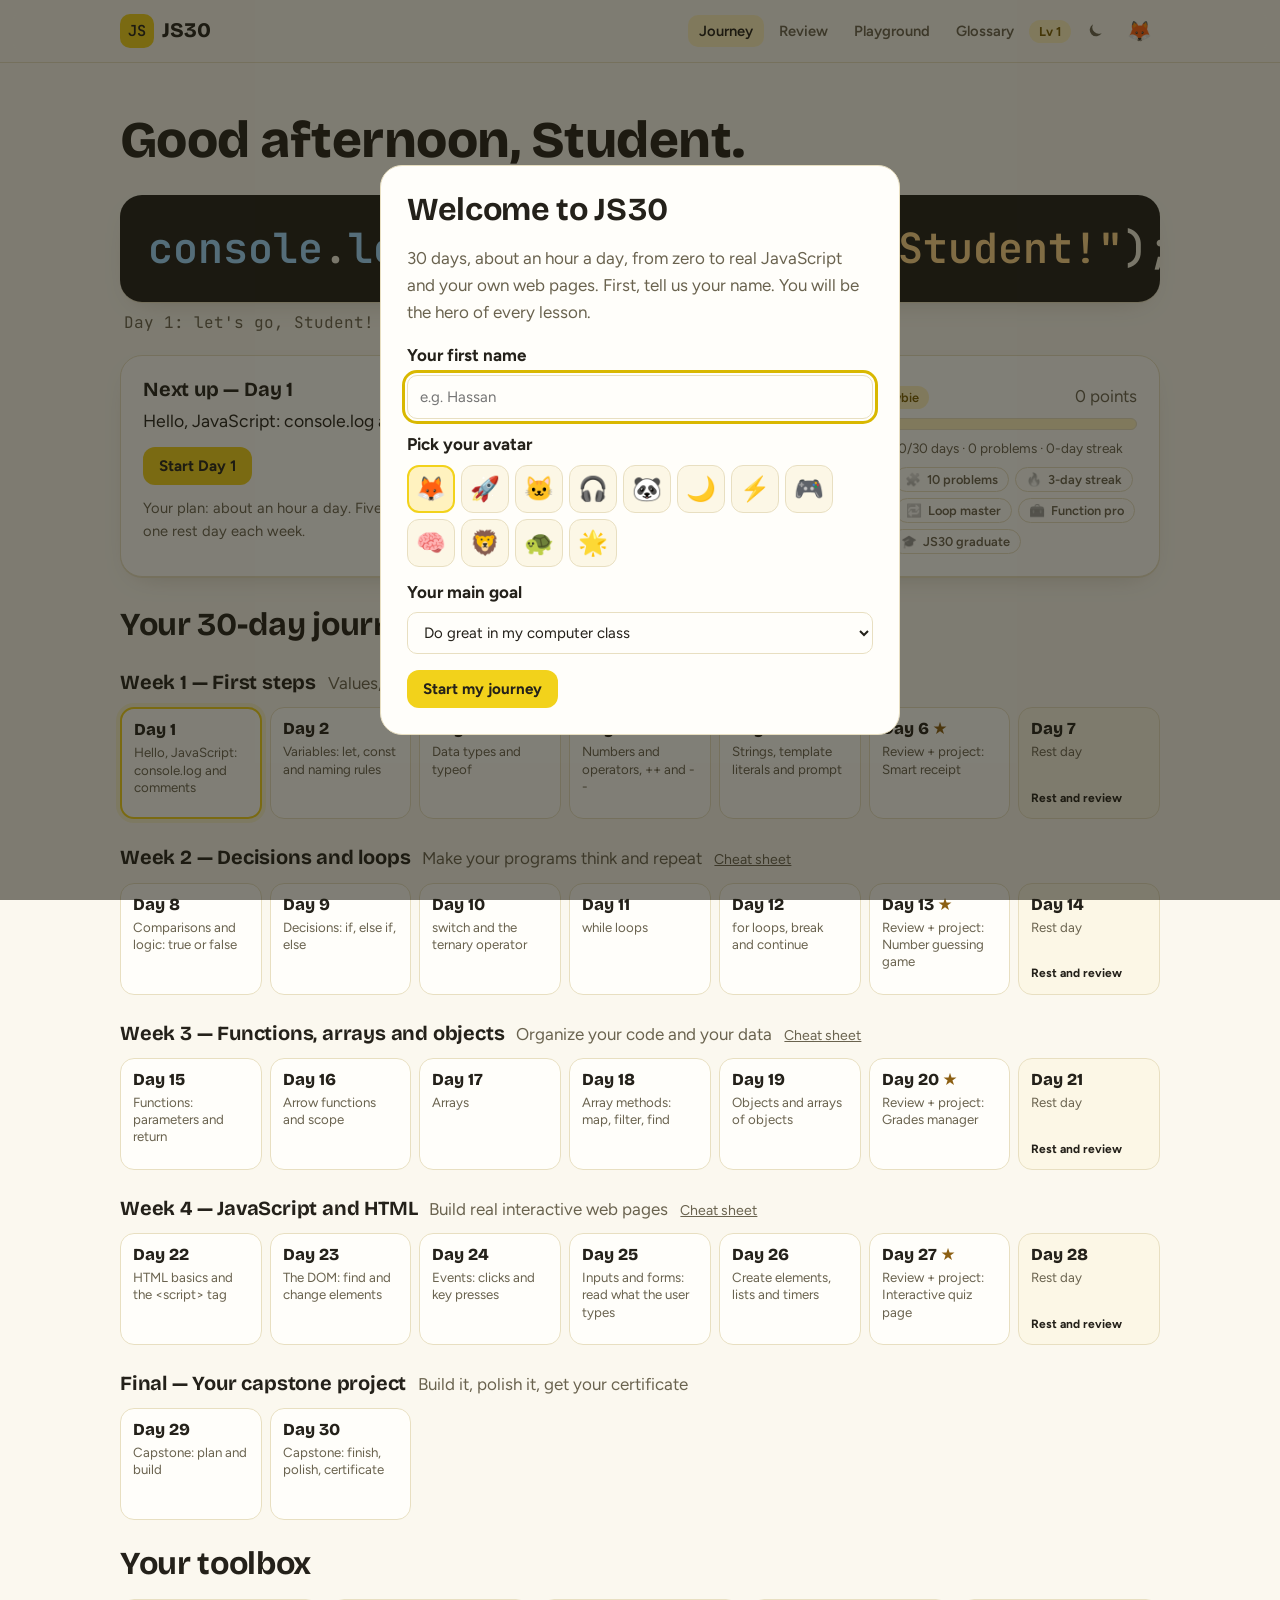
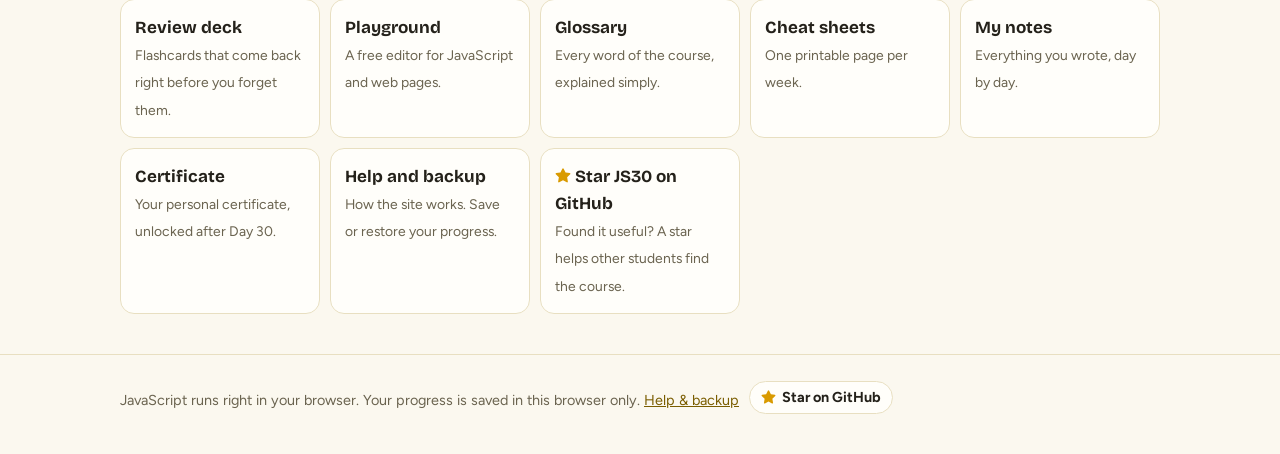
<file: index.html>
<!doctype html>
<html lang="en">
<head>
<meta charset="utf-8">
<meta name="viewport" content="width=device-width, initial-scale=1">
<title>JS30 — Learn JavaScript in 30 days</title>
<meta name="description" content="A free 30-day JavaScript course for beginners. Everything runs in your browser.">
<link rel="icon" href="data:image/svg+xml,<svg xmlns=%22http://www.w3.org/2000/svg%22 viewBox=%220 0 100 100%22><rect width=%22100%22 height=%22100%22 rx=%2224%22 fill=%22%23F2D21B%22/><text x=%2250%22 y=%2266%22 font-size=%2246%22 font-weight=%22700%22 text-anchor=%22middle%22 fill=%22%2324211A%22 font-family=%22monospace%22>JS</text></svg>">
<link rel="stylesheet" href="assets/vendor/codemirror/codemirror.css">
<link rel="stylesheet" href="assets/css/style.css">
<script src="js/app.js"></script>
</head>
<body>
<main class="wrap">
  <section class="hero" id="hero"></section>
  <section id="map"></section>
  <section>
    <h2>Your toolbox</h2>
    <div class="tools">
      <a class="tool" href="review.html"><b>Review deck</b><span>Flashcards that come back right before you forget them.</span></a>
      <a class="tool" href="playground.html"><b>Playground</b><span>A free editor for JavaScript and web pages.</span></a>
      <a class="tool" href="glossary.html"><b>Glossary</b><span>Every word of the course, explained simply.</span></a>
      <a class="tool" href="cheatsheet.html?week=1"><b>Cheat sheets</b><span>One printable page per week.</span></a>
      <a class="tool" href="notes.html"><b>My notes</b><span>Everything you wrote, day by day.</span></a>
      <a class="tool" href="certificate.html"><b>Certificate</b><span>Your personal certificate, unlocked after Day 30.</span></a>
      <a class="tool" href="setup.html"><b>Help and backup</b><span>How the site works. Save or restore your progress.</span></a>
      <a class="tool tool-star" href="https://github.com/dromaia/JavaScript" target="_blank" rel="noopener"><b><svg aria-hidden="true" viewBox="0 0 16 16" width="16" height="16"><path fill="currentColor" d="M8 .25a.75.75 0 0 1 .673.418l1.882 3.815 4.21.612a.75.75 0 0 1 .416 1.279l-3.046 2.97.719 4.192a.751.751 0 0 1-1.088.791L8 12.347l-3.766 1.98a.75.75 0 0 1-1.088-.79l.72-4.194L.818 6.374a.75.75 0 0 1 .416-1.28l4.21-.611L7.327.668A.75.75 0 0 1 8 .25Z"/></svg> Star JS30 on GitHub</b><span>Found it useful? A star helps other students find the course.</span></a>
    </div>
  </section>
</main>
<script src="js/curriculum.js"></script>
<script>
JS30.renderTopbar("home"); JS30.requireProfile();
(function(){
  const st = JS30.state, p = st.profile || {name:"Student"}, esc = JS30.esc;
  const C = CURRICULUM;
  const doneDays = C.days.filter(d => st.days[d.d] && st.days[d.d].done).map(d => d.d);
  const current = (C.days.find(d => !(st.days[d.d] && st.days[d.d].done)) || C.days[29]);
  const finished = !!(st.days[30] && st.days[30].done);
  const solved = Object.values(st.days).reduce((a, d) => a + Object.keys(d.ex || {}).length, 0);
  const streak = st.streak && (st.streak.last === JS30.today() || st.streak.last === JS30.addDays(JS30.today(), -1)) ? st.streak.count : 0;
  const xp = JS30.xp(), lv = JS30.level(xp);
  const hour = new Date().getHours();
  const greet = hour < 12 ? "Good morning" : hour < 18 ? "Good afternoon" : "Good evening";
  const msg = finished ? "I did it" : "Day " + current.d + ": let's go";
  document.getElementById("hero").innerHTML = `
    <h1>${greet}, ${esc(p.name)}.</h1>
    <div class="hero-line" aria-label="JavaScript code greeting you"><span class="k">console</span><span class="p">.</span><span class="k">log</span><span class="p">(</span><span class="s">"${esc(msg)}, ${esc(p.name)}!"</span><span class="p">);</span><span class="caret" aria-hidden="true"></span></div>
    <div class="hero-out">${esc(msg)}, ${esc(p.name)}!</div>
    <div class="hero-grid">
      <div class="panel">
        <h3 style="margin-bottom:6px">${finished ? "You finished JS30! 🎓" : "Next up — Day " + current.d}</h3>
        <p style="font-size:1.1rem;margin-bottom:12px">${finished ? "All 30 days done. Your certificate is ready." : esc(current.title)}</p>
        ${finished ? `<a class="btn btn-primary" href="certificate.html">🎓 View my certificate</a> <a class="btn btn-soft" href="review.html">Keep reviewing</a>` : `<a class="btn btn-primary" href="lesson.html?day=${current.d}">${st.days[current.d] && st.days[current.d].visited ? "Continue" : "Start"} Day ${current.d}</a>`}
        <p class="muted" style="margin:12px 0 0;font-size:.92rem">Your plan: about an hour a day. Five lesson days, one review-and-project day and one rest day each week.</p>
      </div>
      <div class="panel xp-card" aria-label="Your points">
        <div class="xp-top"><span class="lv">Level ${lv.n}</span><span class="chip">${esc(lv.name)}</span><span class="muted" style="margin-left:auto">${xp} points</span></div>
        <div class="xp-bar" role="progressbar" aria-valuemin="0" aria-valuemax="100" aria-valuenow="${lv.pct}" aria-label="Progress to the next level"><span style="width:${lv.pct}%"></span></div>
        <div class="muted" style="font-size:.85rem">${lv.to - xp} points to level ${lv.n + 1} · ${doneDays.length}/30 days · ${solved} problems · ${streak}-day streak</div>
        <div class="badges">${JS30.badges().map(b => `<span class="bdg ${b.got ? "got" : ""}" title="${esc(b.how)}"><span class="bi" aria-hidden="true">${b.icon}</span>${esc(b.name)}</span>`).join("")}</div>
      </div>
    </div>`;
  const map = document.getElementById("map");
  map.innerHTML = `<h2>Your 30-day journey</h2>` + C.weeks.map(w => {
    const days = C.days.filter(d => d.w === w.n);
    return `<div class="week"><div class="week-head"><h3>${esc(w.title)}</h3><span class="muted">${esc(w.sub)}</span>${w.n <= 4 ? `<a class="muted" href="cheatsheet.html?week=${w.n}" style="font-size:.88rem">Cheat sheet</a>` : ""}</div>
      <div class="days">${days.map(d => {
        const ds = st.days[d.d] || {};
        const cls = ["day", d.type, ds.done ? "done" : "", d.d === current.d ? "current" : "", d.ready ? "" : "soon"].join(" ");
        const status = ds.done ? "✓ Done" : !d.ready ? "Soon" : d.type === "rest" ? "Rest and review" : ds.visited ? "In progress" : "";
        return `<a class="${cls}" href="lesson.html?day=${d.d}"><span class="dn">Day ${d.d}</span><span class="dt">${esc(d.title)}</span><span class="ds">${status}</span></a>`;
      }).join("")}</div></div>`;
  }).join("");
})();
JS30.renderFooter();
</script>
</body></html>
</file>
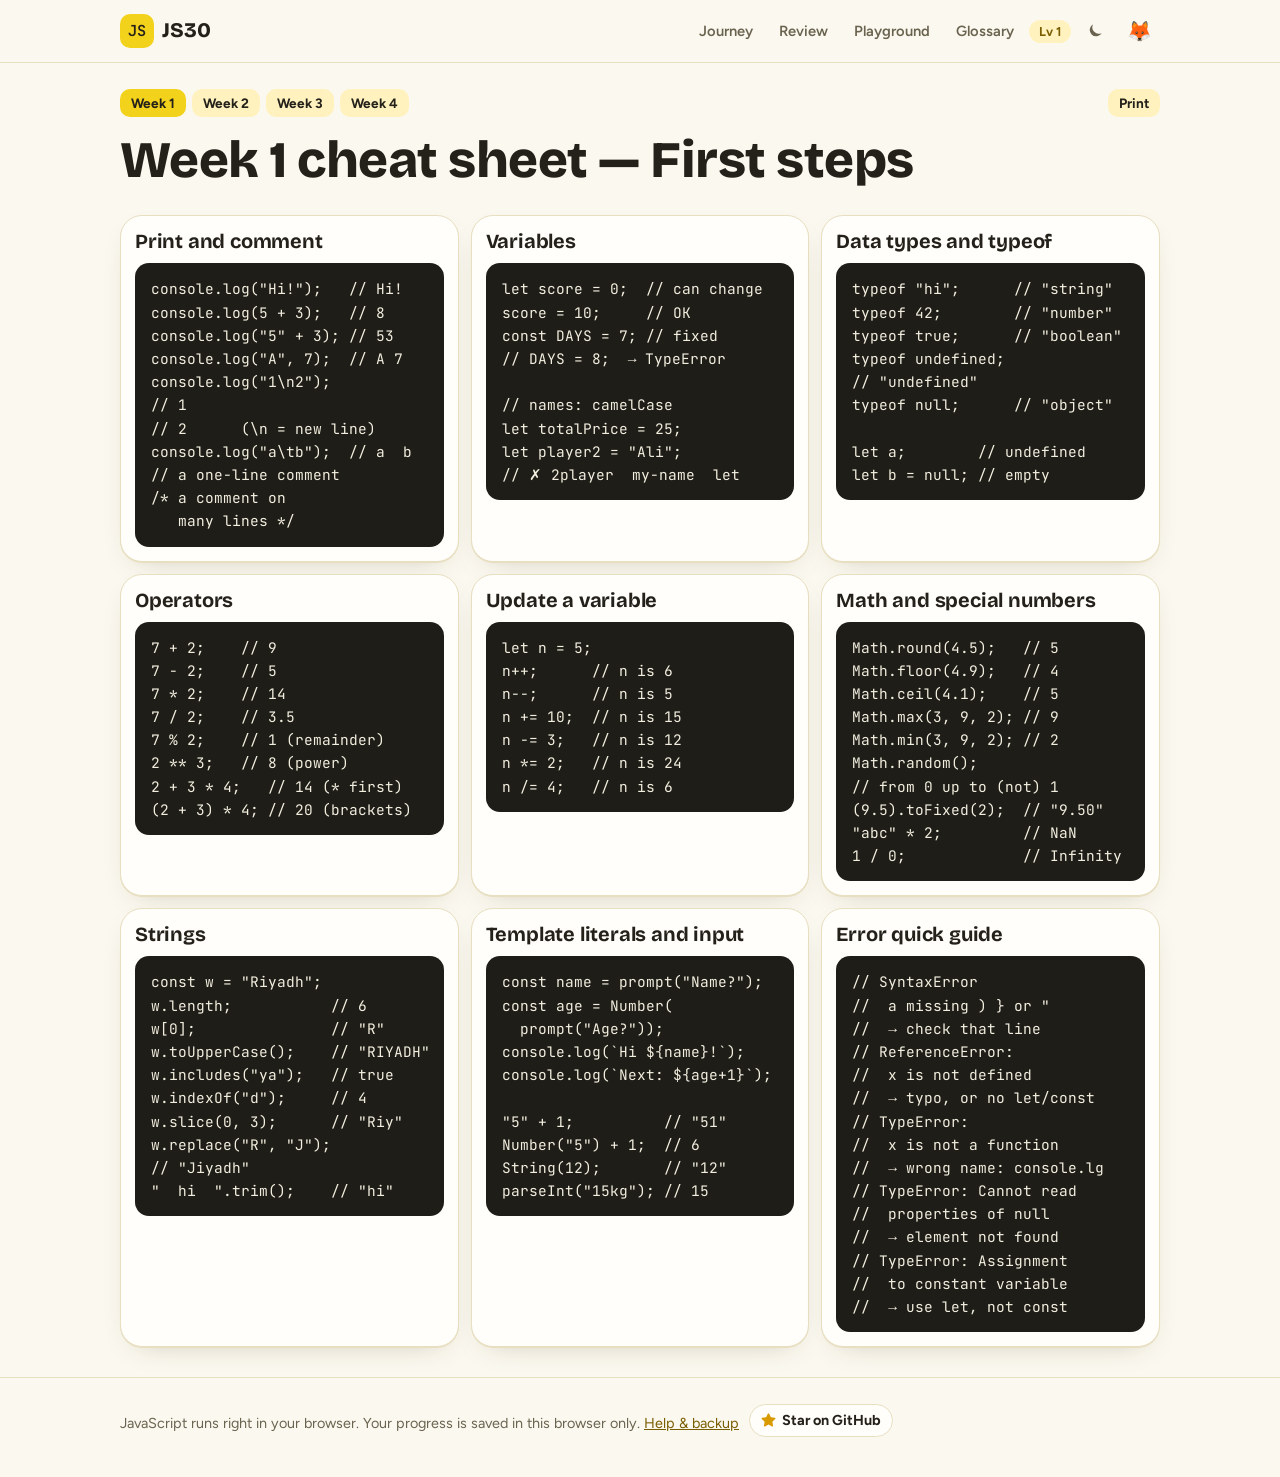
<file: cheatsheet.html>
<!doctype html>
<html lang="en">
<head>
<meta charset="utf-8">
<meta name="viewport" content="width=device-width, initial-scale=1">
<title>Cheat sheet — JS30</title>
<meta name="description" content="A free 30-day JavaScript course for beginners. Everything runs in your browser.">
<link rel="icon" href="data:image/svg+xml,<svg xmlns=%22http://www.w3.org/2000/svg%22 viewBox=%220 0 100 100%22><rect width=%22100%22 height=%22100%22 rx=%2224%22 fill=%22%23F2D21B%22/><text x=%2250%22 y=%2266%22 font-size=%2246%22 font-weight=%22700%22 text-anchor=%22middle%22 fill=%22%2324211A%22 font-family=%22monospace%22>JS</text></svg>">
<link rel="stylesheet" href="assets/vendor/codemirror/codemirror.css">
<link rel="stylesheet" href="assets/css/style.css">
<script src="js/app.js"></script>
</head>
<body>
<main class="wrap" style="padding-top:26px" id="cs"></main>
<script src="js/cheatsheets.js"></script>
<script>JS30.renderTopbar("cheat");
(function(){ const w = +(new URLSearchParams(location.search).get("week") || 1), esc = JS30.esc, el = document.getElementById("cs");
  const tabs = [1,2,3,4].map(k => CHEATSHEETS[k] ? `<a class="btn ${k===w?"btn-primary":"btn-soft"} btn-sm" href="?week=${k}">Week ${k}</a>` : `<span class="btn btn-ghost btn-sm" aria-disabled="true">Week ${k} (soon)</span>`).join(" ");
  const c = CHEATSHEETS[w];
  el.innerHTML = `<div class="no-print" style="display:flex;gap:6px;flex-wrap:wrap;margin-bottom:14px">${tabs}<button class="btn btn-soft btn-sm" style="margin-left:auto" onclick="print()">Print</button></div>` +
    (c ? `<h1>${esc(c.title)}</h1><div style="display:grid;grid-template-columns:repeat(auto-fit,minmax(300px,1fr));gap:12px">${c.blocks.map(b => `<div class="panel" style="padding:14px"><h3>${esc(b[0])}</h3><pre class="code-static" style="margin:0">${esc(b[1])}</pre></div>`).join("")}</div>` : `<h1>Coming soon</h1><p>This week's cheat sheet arrives with its lessons.</p>`);
})(); JS30.renderFooter();</script></body></html>
</file>
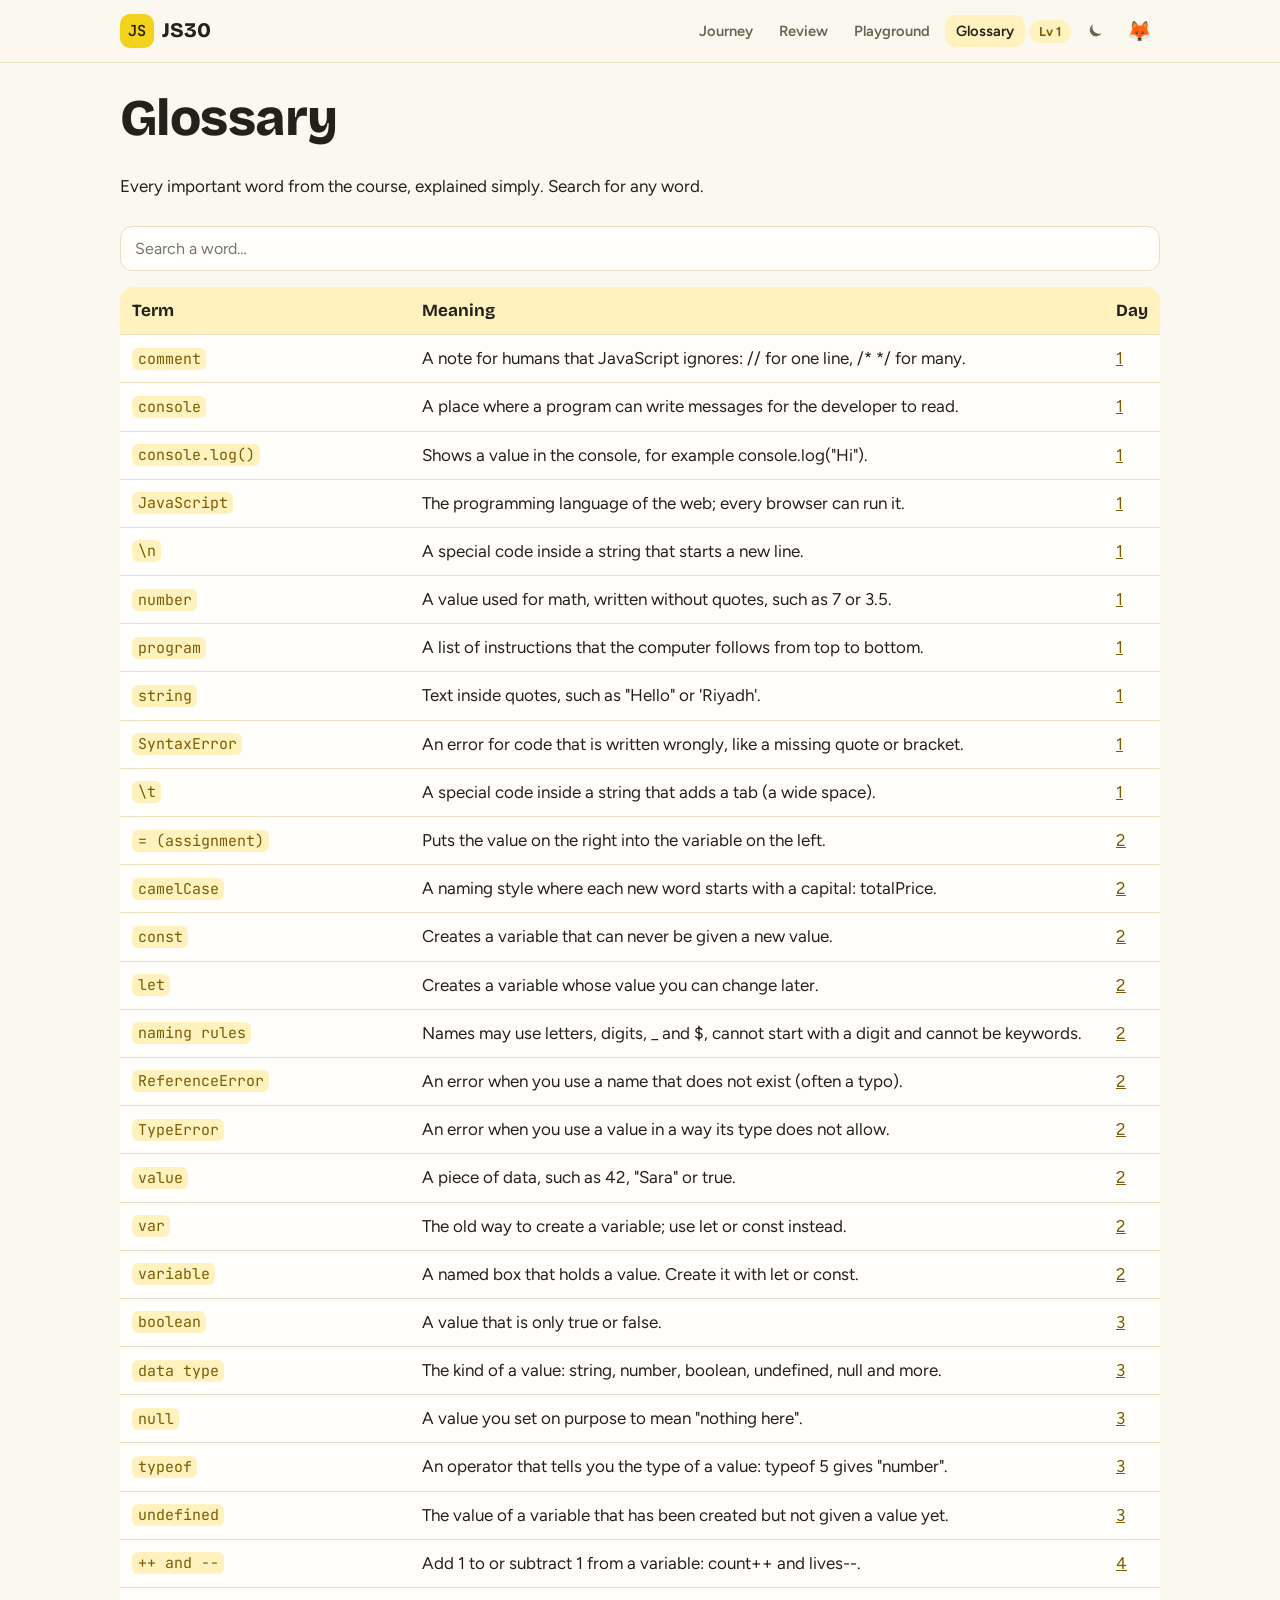
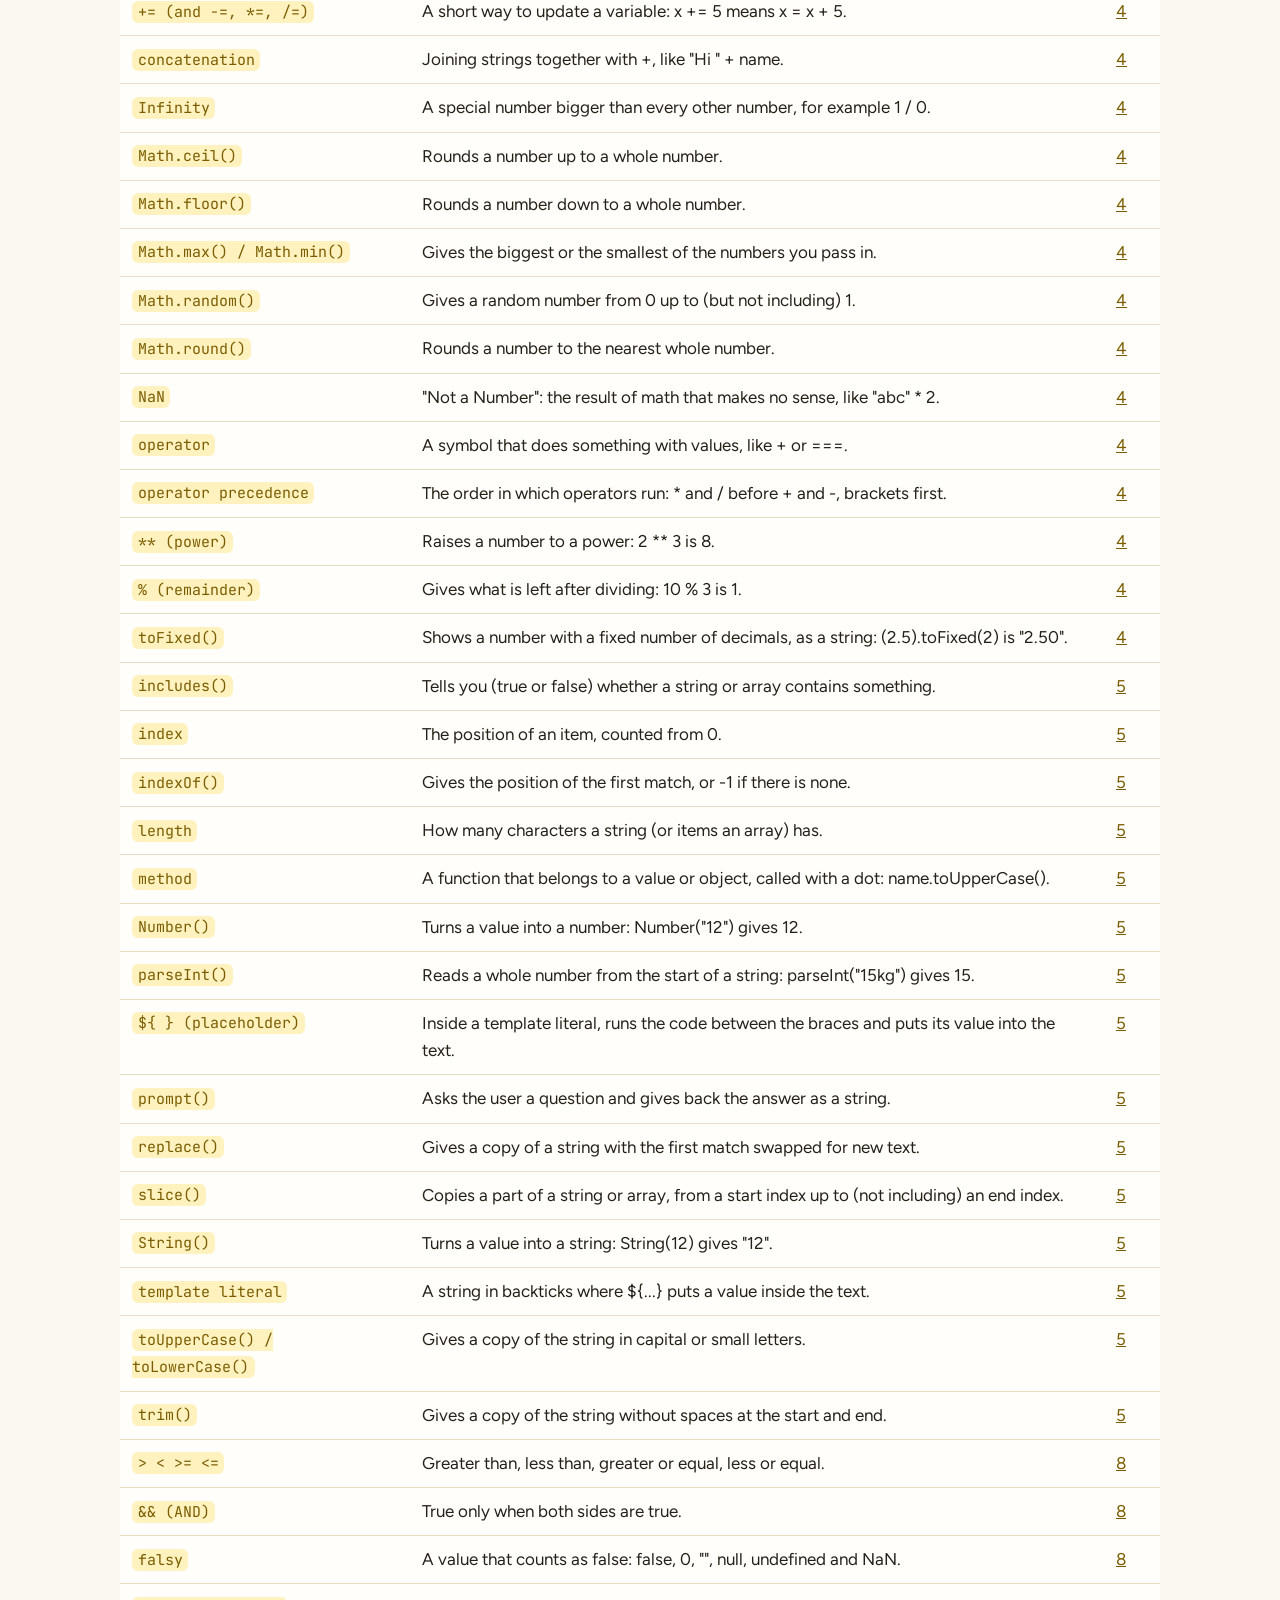
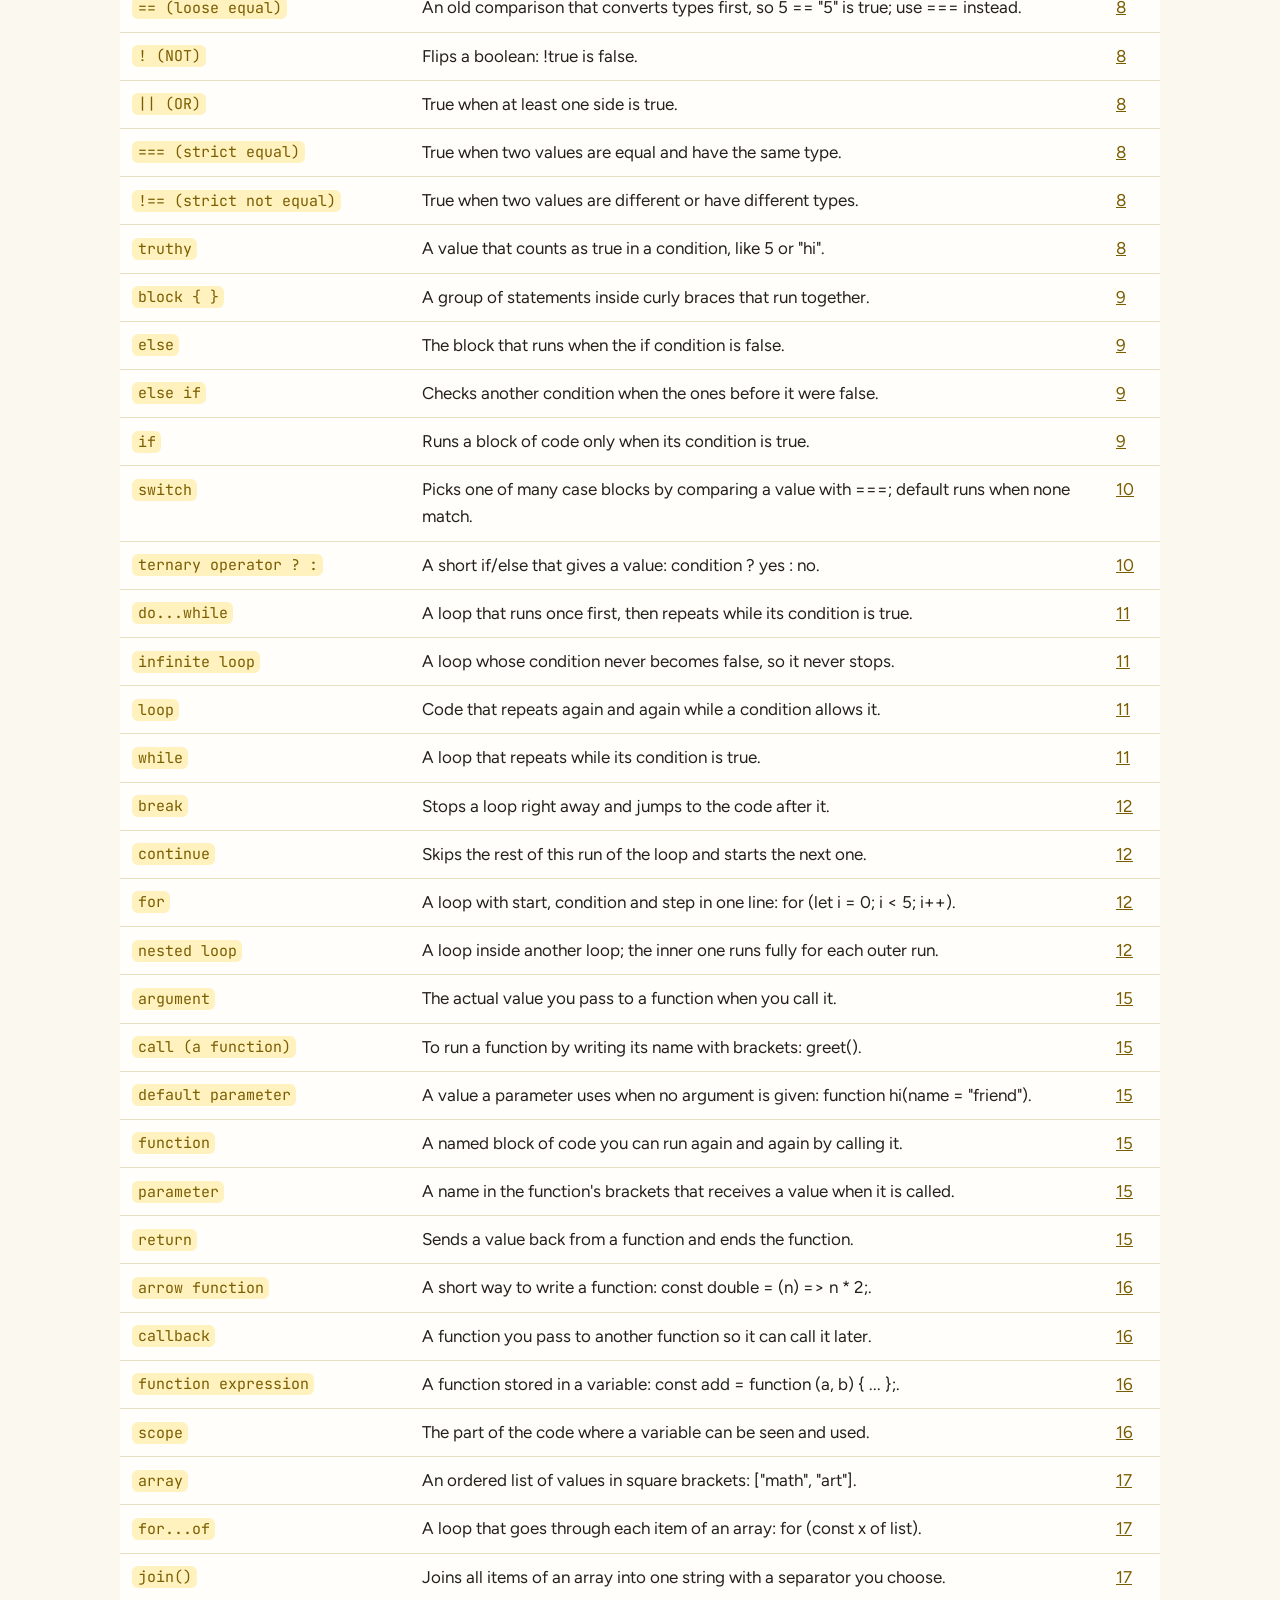
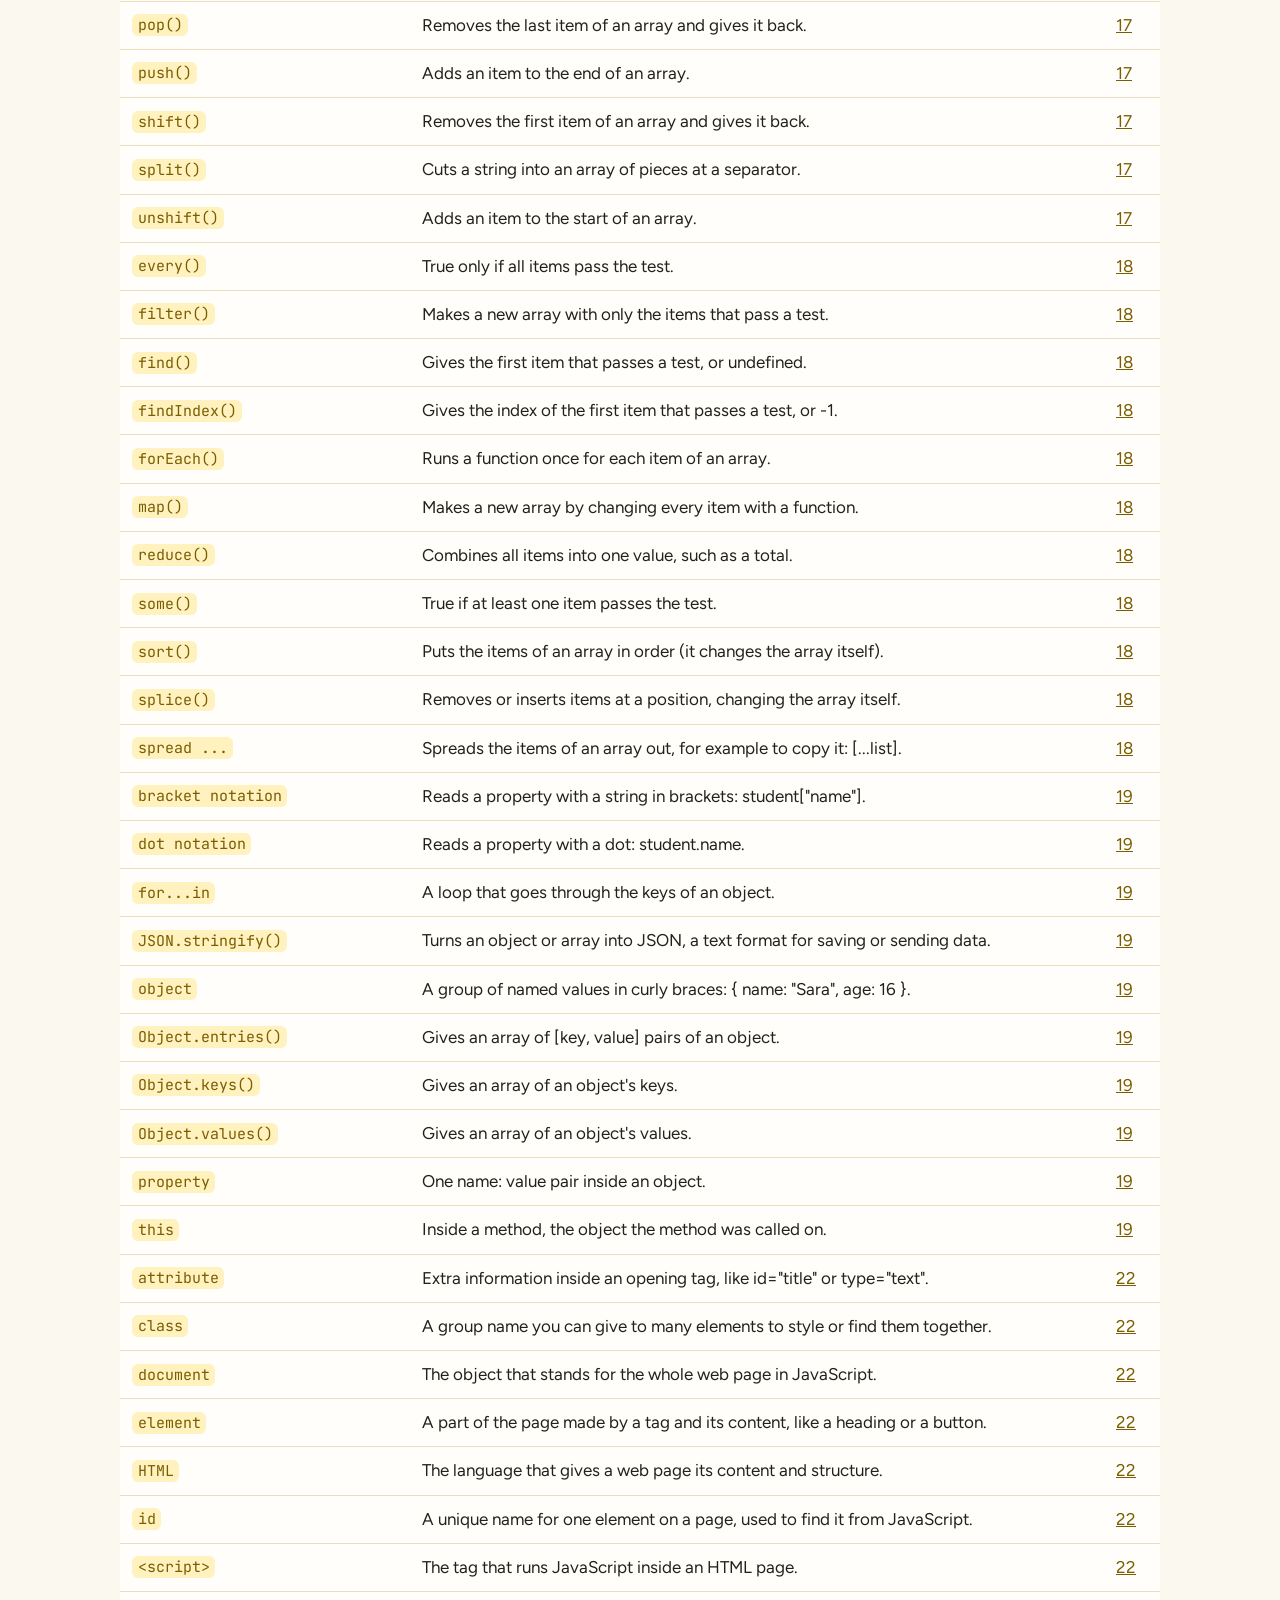
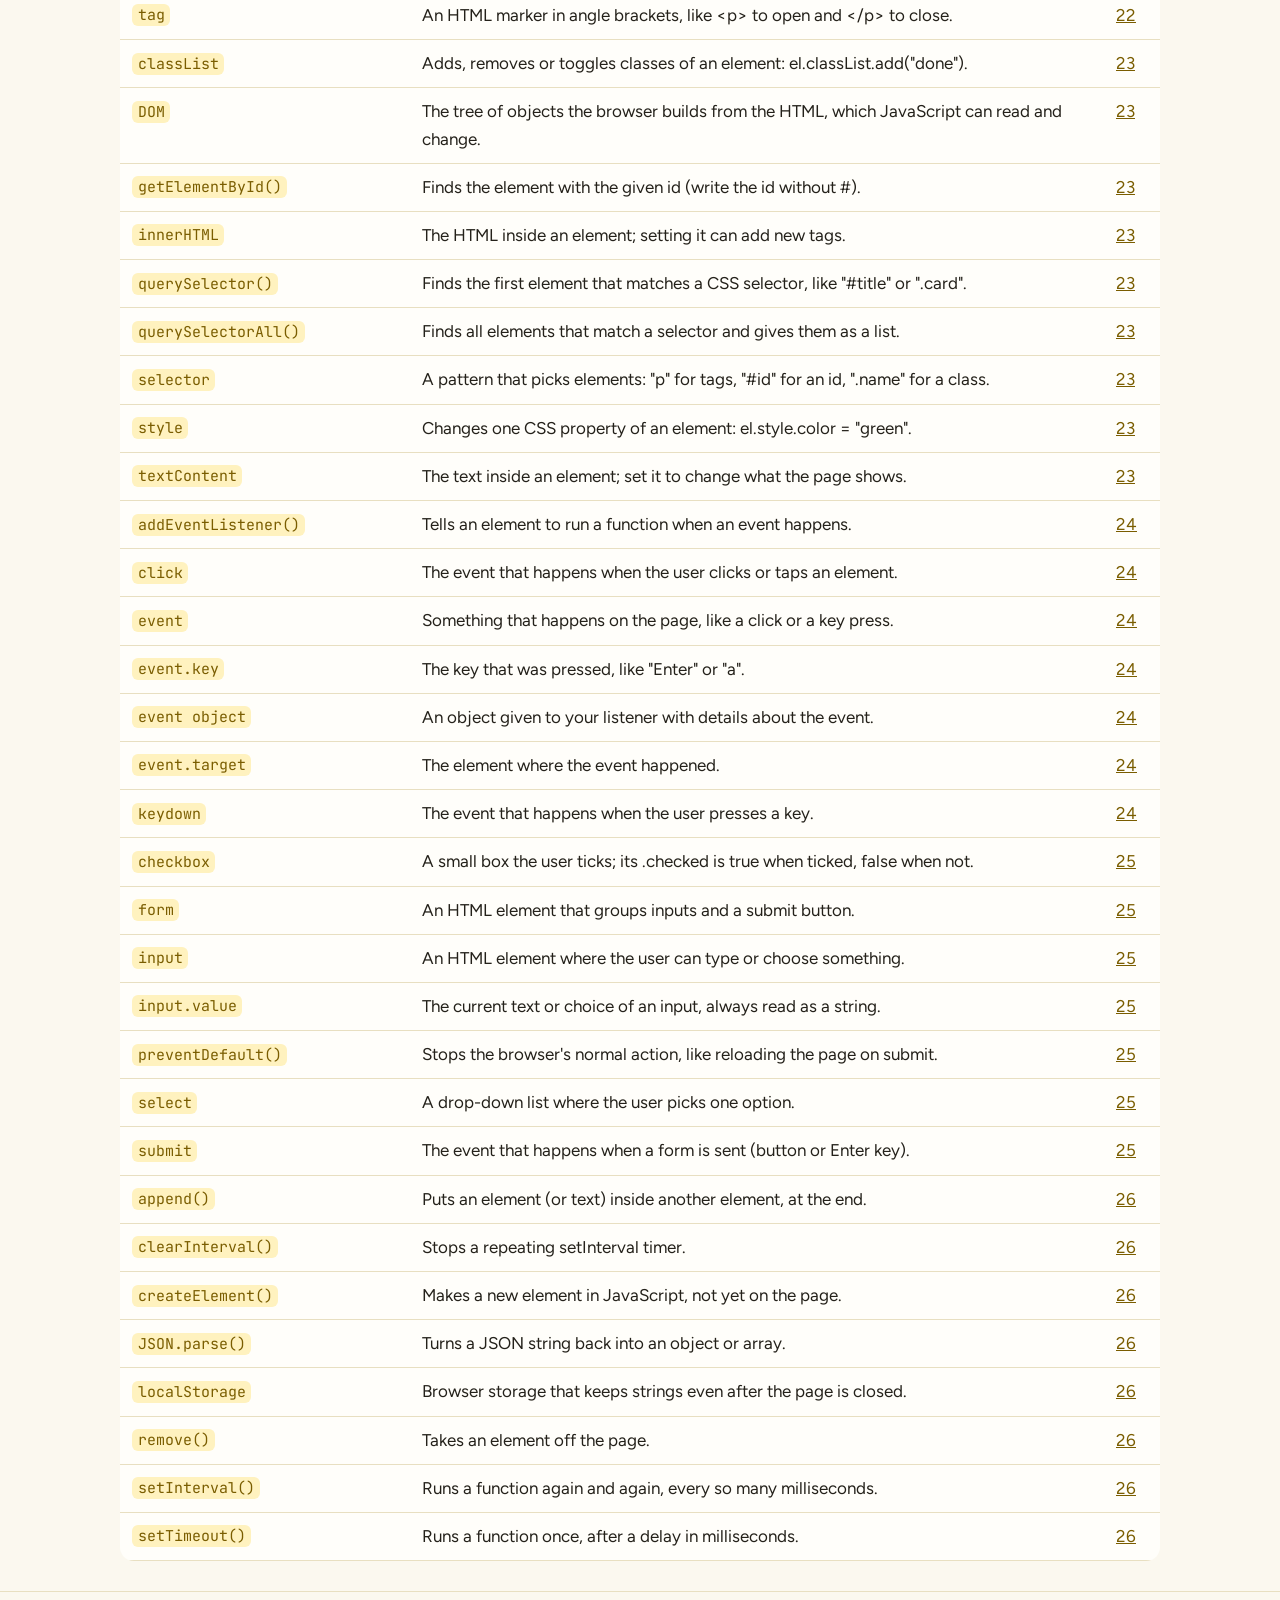
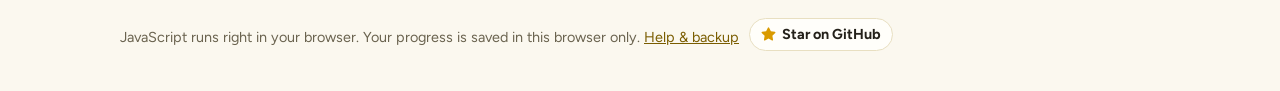
<file: glossary.html>
<!doctype html>
<html lang="en">
<head>
<meta charset="utf-8">
<meta name="viewport" content="width=device-width, initial-scale=1">
<title>Glossary — JS30</title>
<meta name="description" content="A free 30-day JavaScript course for beginners. Everything runs in your browser.">
<link rel="icon" href="data:image/svg+xml,<svg xmlns=%22http://www.w3.org/2000/svg%22 viewBox=%220 0 100 100%22><rect width=%22100%22 height=%22100%22 rx=%2224%22 fill=%22%23F2D21B%22/><text x=%2250%22 y=%2266%22 font-size=%2246%22 font-weight=%22700%22 text-anchor=%22middle%22 fill=%22%2324211A%22 font-family=%22monospace%22>JS</text></svg>">
<link rel="stylesheet" href="assets/vendor/codemirror/codemirror.css">
<link rel="stylesheet" href="assets/css/style.css">
<script src="js/app.js"></script>
</head>
<body>
<main class="wrap" style="padding-top:26px">
<h1>Glossary</h1><p>Every important word from the course, explained simply. Search for any word.</p>
<input class="search" id="q" type="search" placeholder="Search a word…" aria-label="Search the glossary">
<div style="overflow-x:auto"><table class="gl" id="t"></table></div>
</main>
<script src="js/glossary.js"></script>
<script>JS30.renderTopbar("glossary");
(function(){ const esc = JS30.esc, t = document.getElementById("t"), q = document.getElementById("q");
  function draw(){ const v = q.value.trim().toLowerCase();
    const rows = GLOSSARY.filter(r => !v || r.join(" ").toLowerCase().includes(v));
    t.innerHTML = `<tr><th>Term</th><th>Meaning</th><th>Day</th></tr>` + (rows.map(r => `<tr><td><code>${esc(r[0])}</code></td><td>${esc(r[1])}</td><td><a href="lesson.html?day=${r[2]}">${r[2]}</a></td></tr>`).join("") || `<tr><td colspan="3">No match.</td></tr>`); }
  q.oninput = draw; draw(); })(); JS30.renderFooter();</script></body></html>
</file>
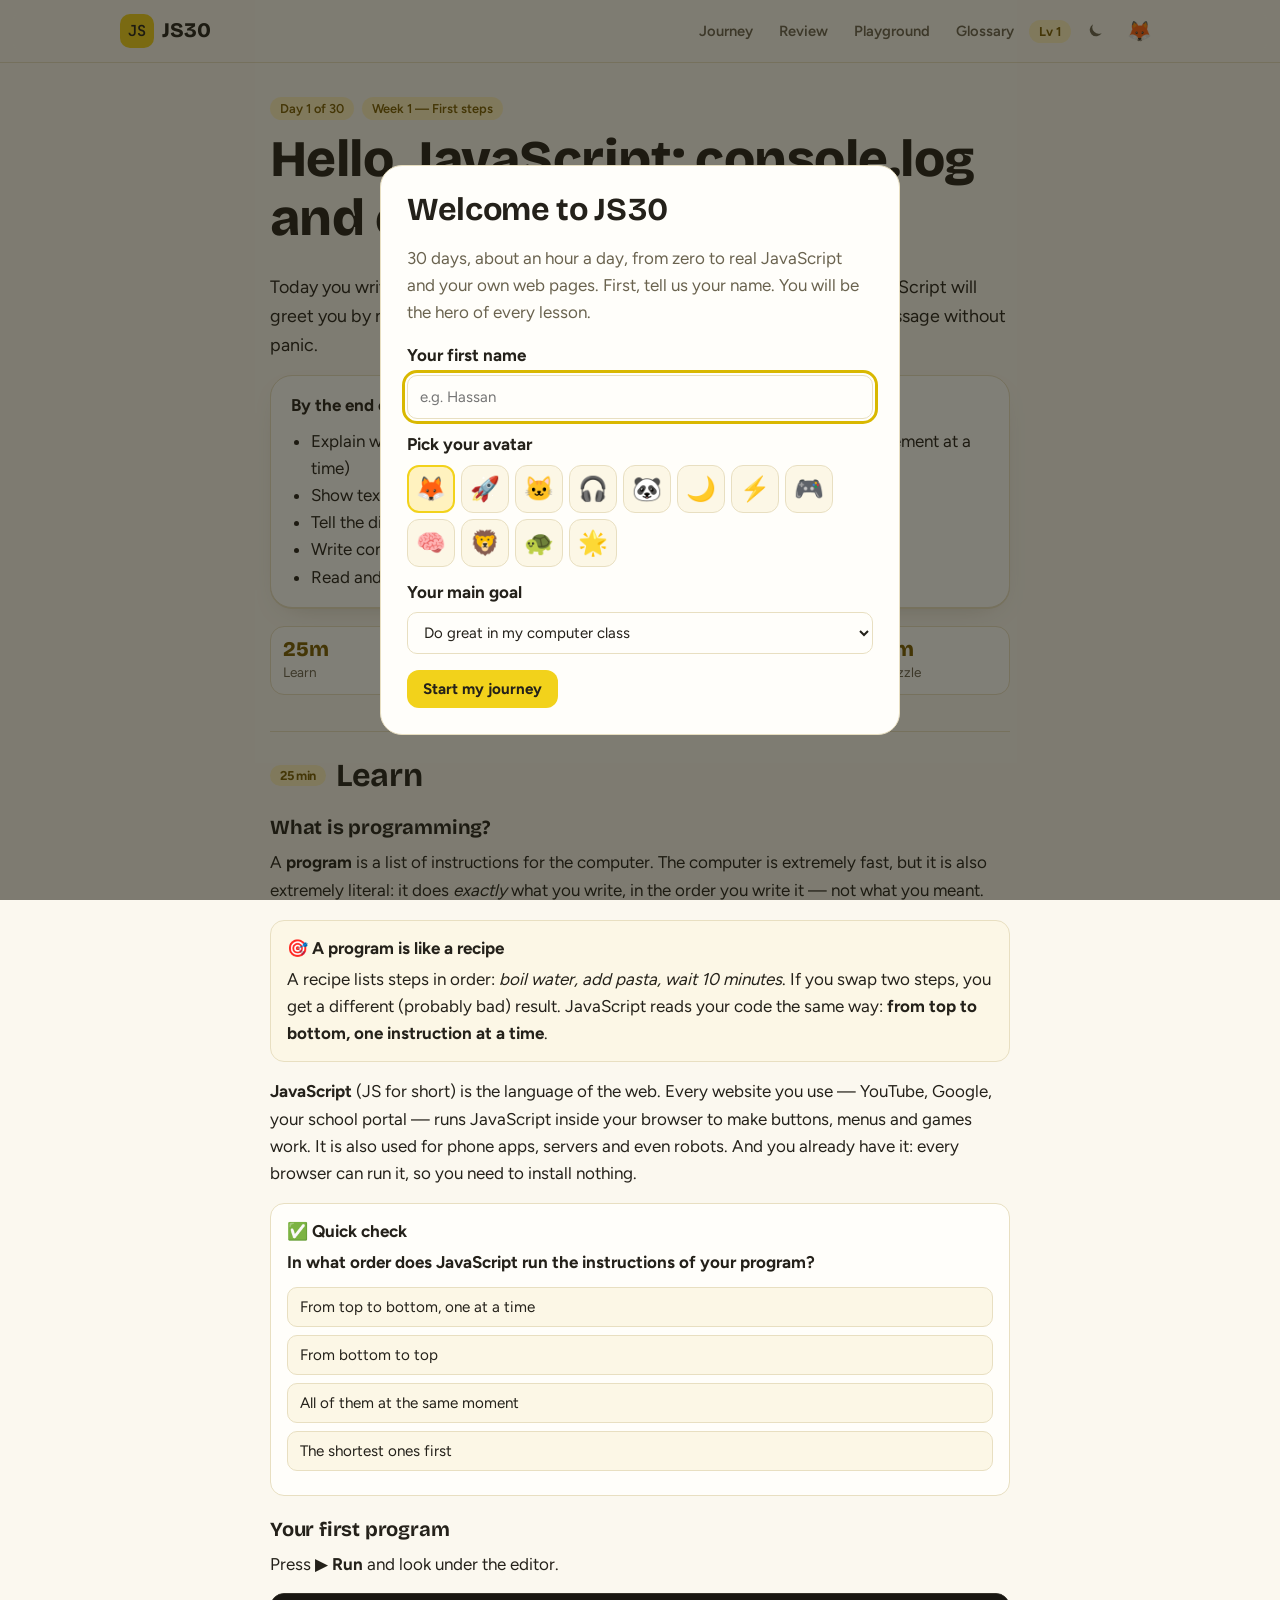
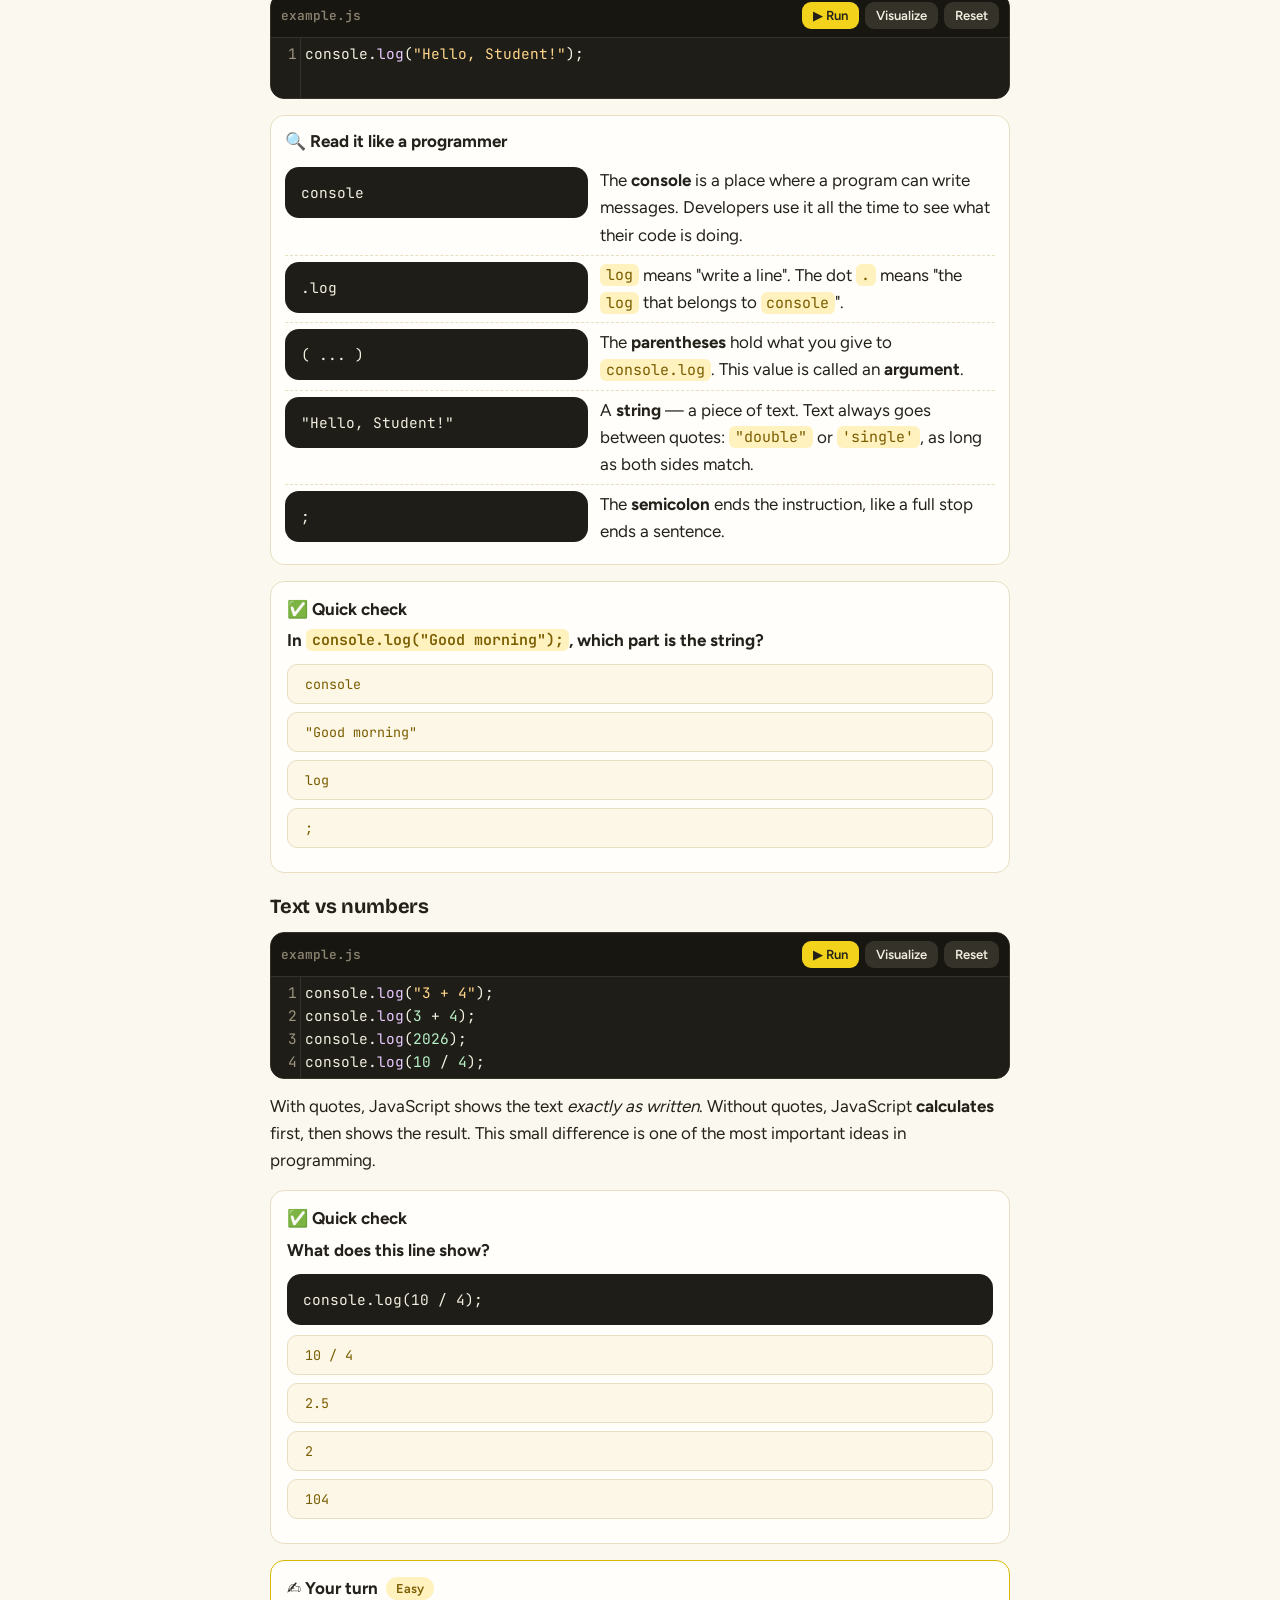
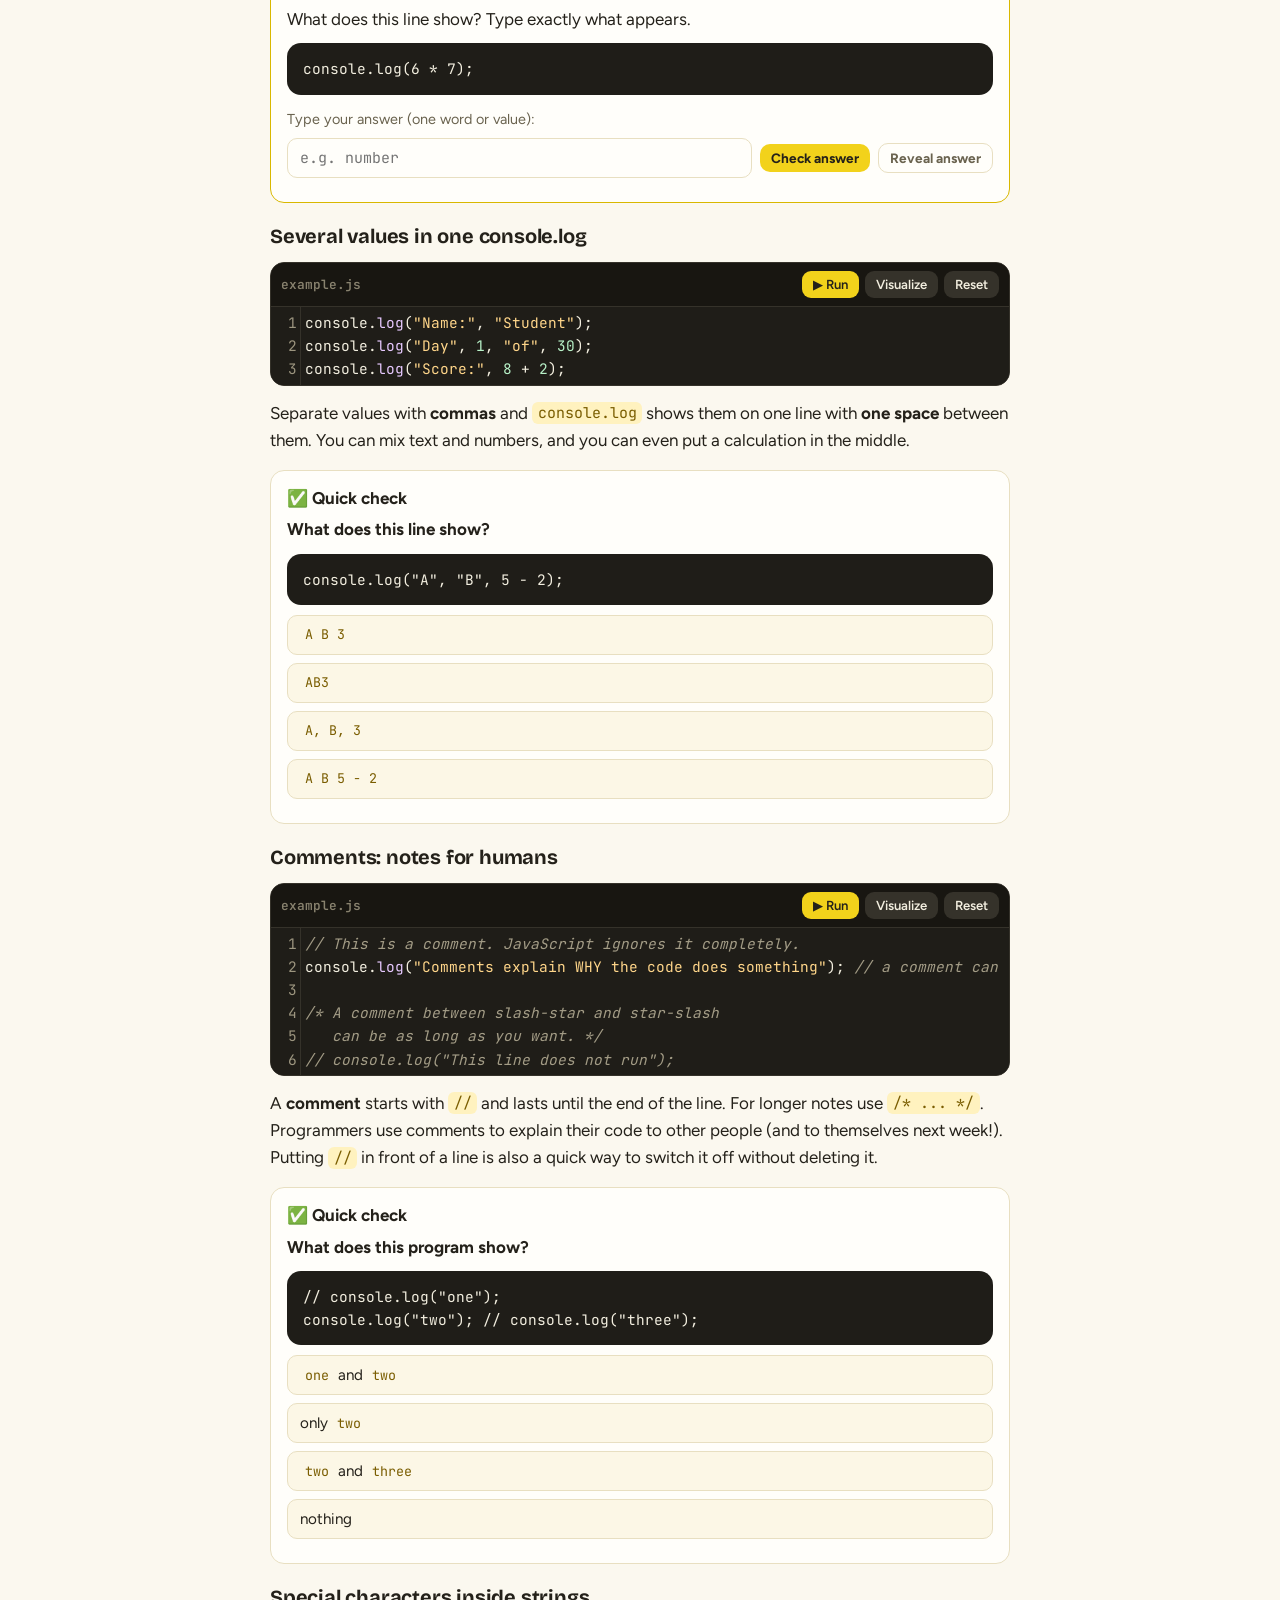
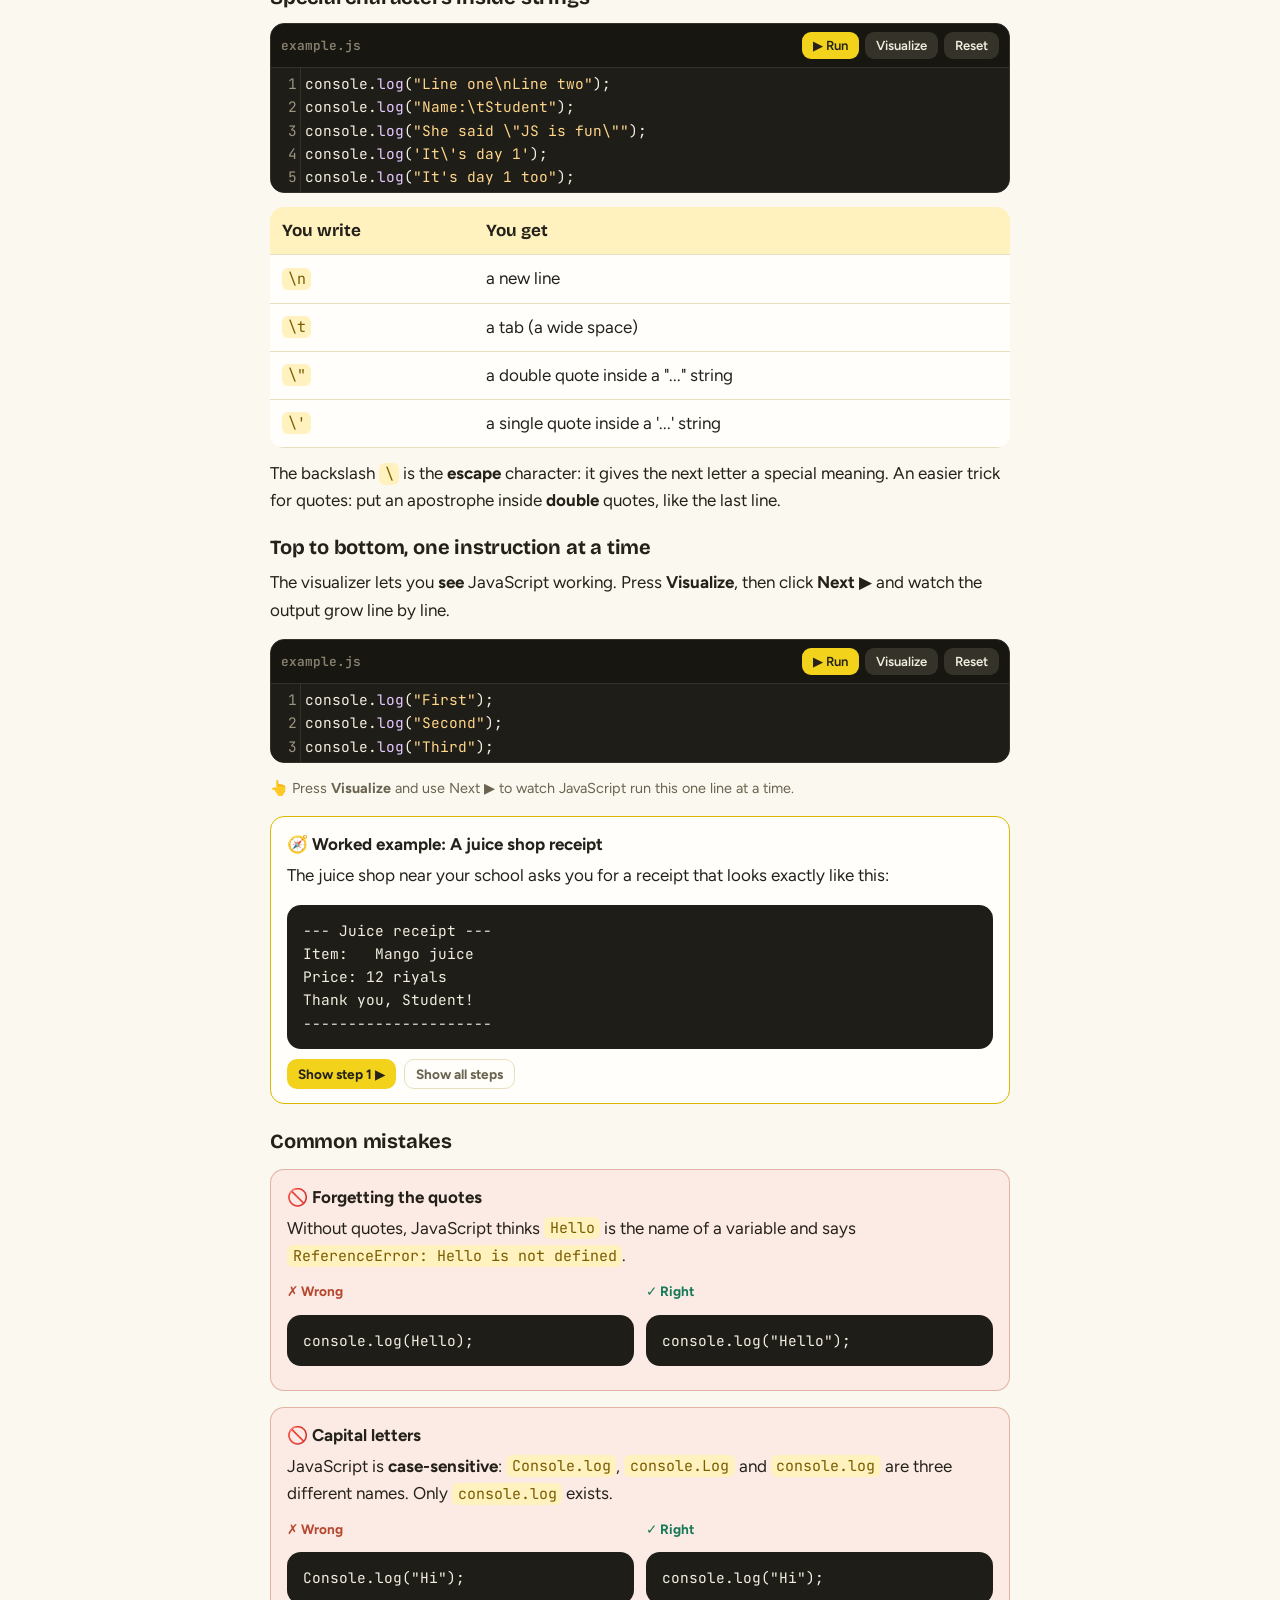
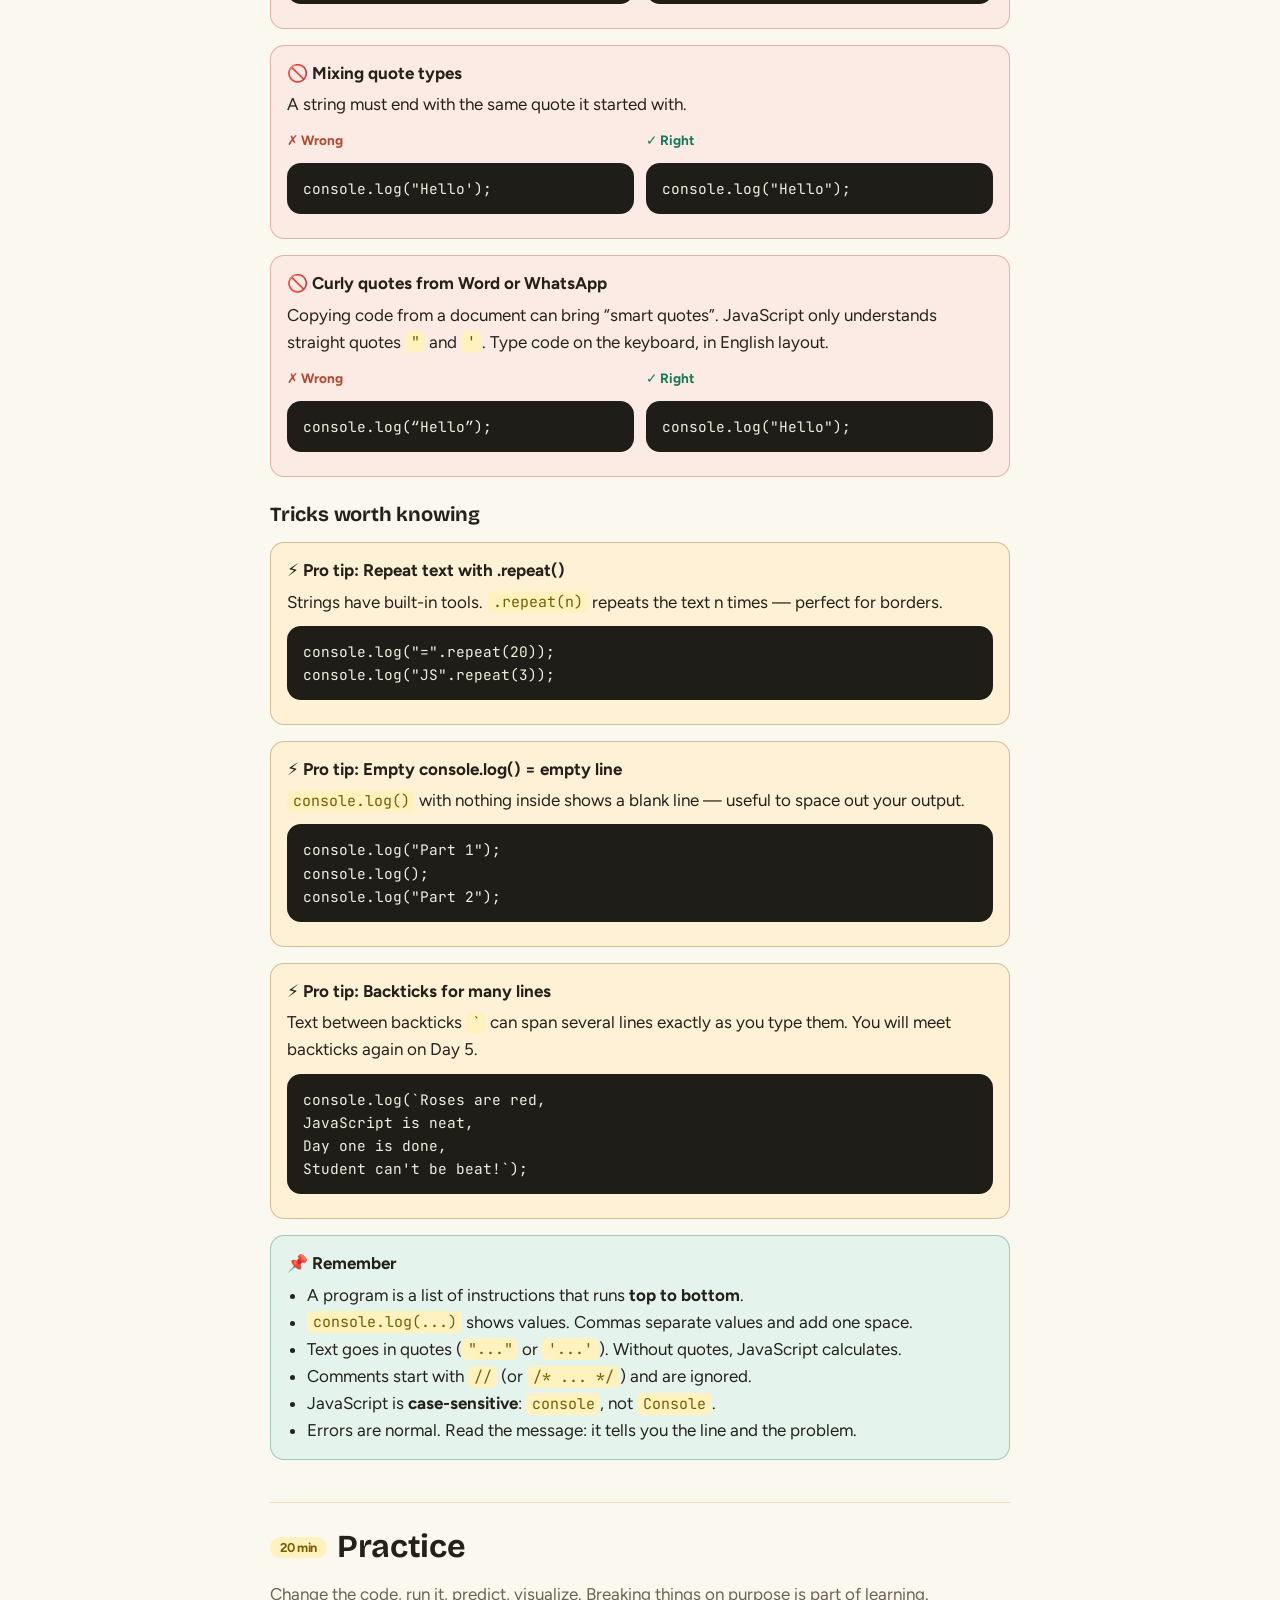
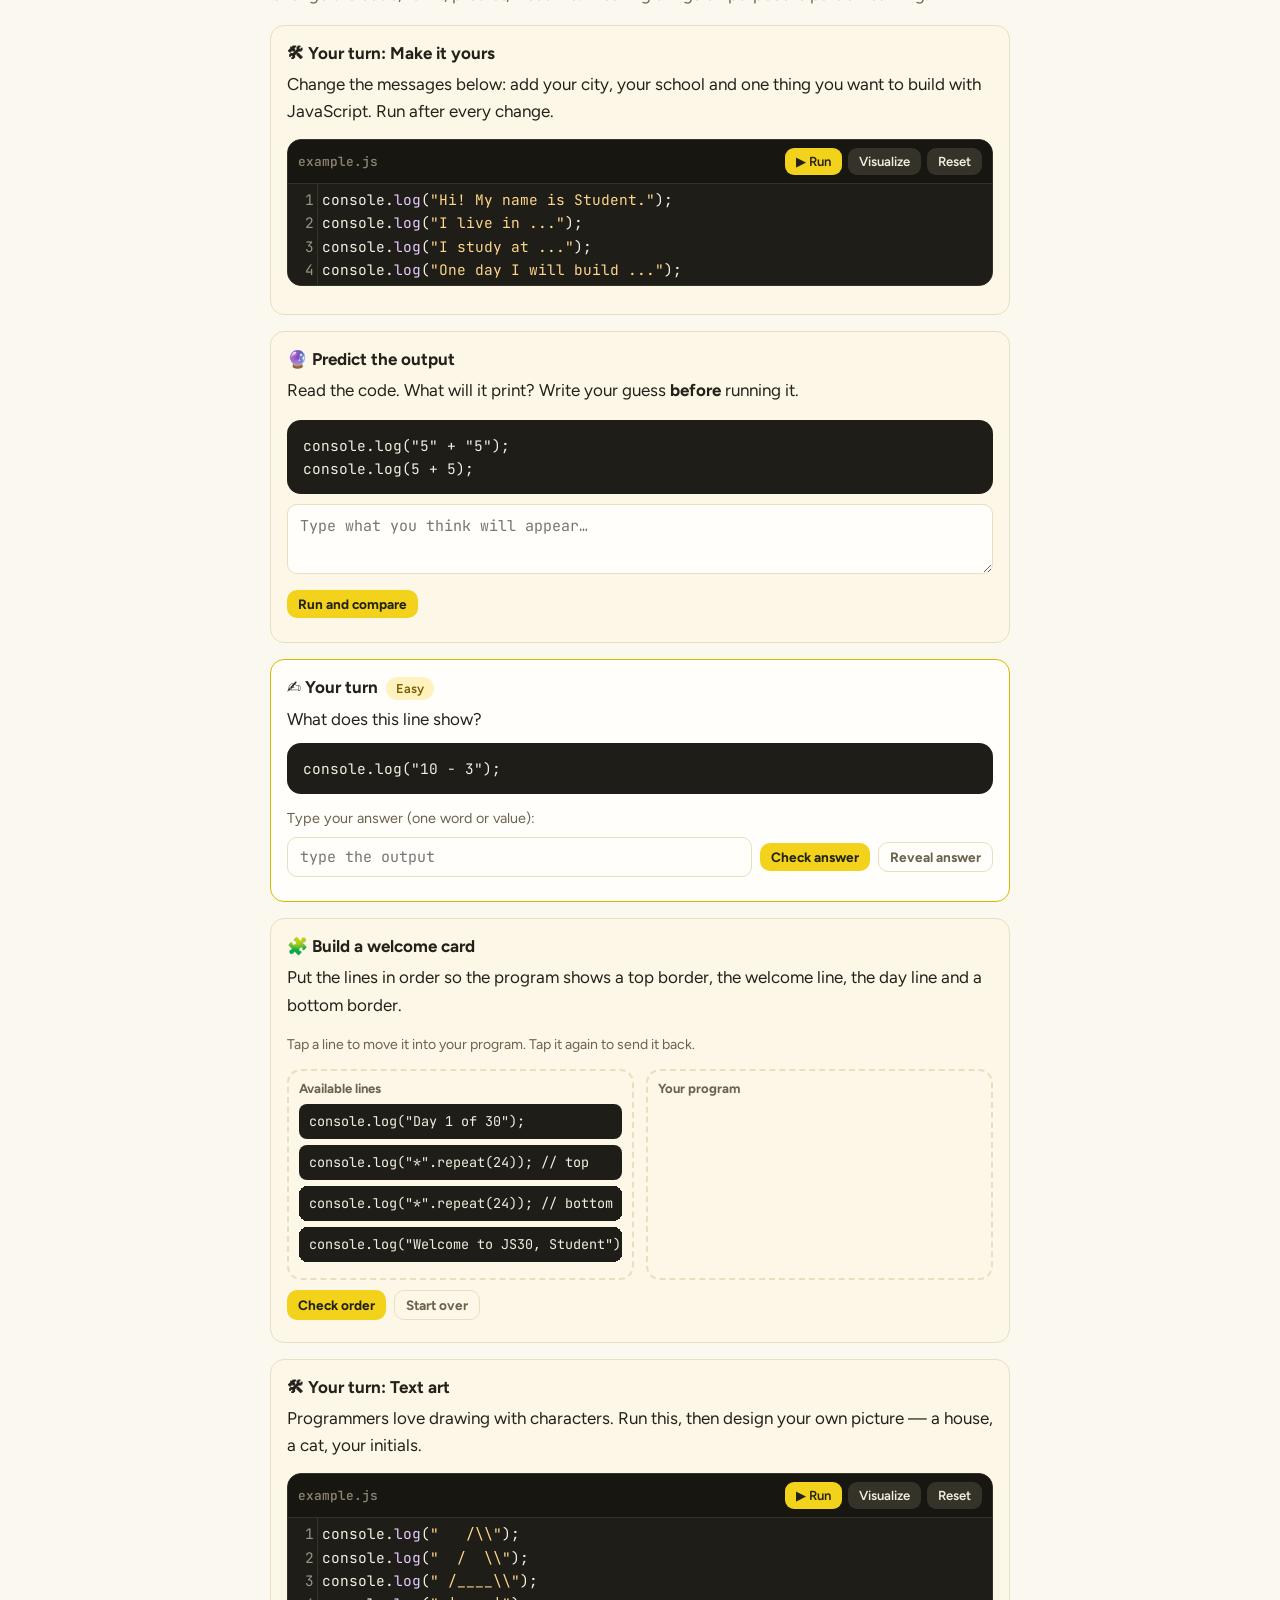
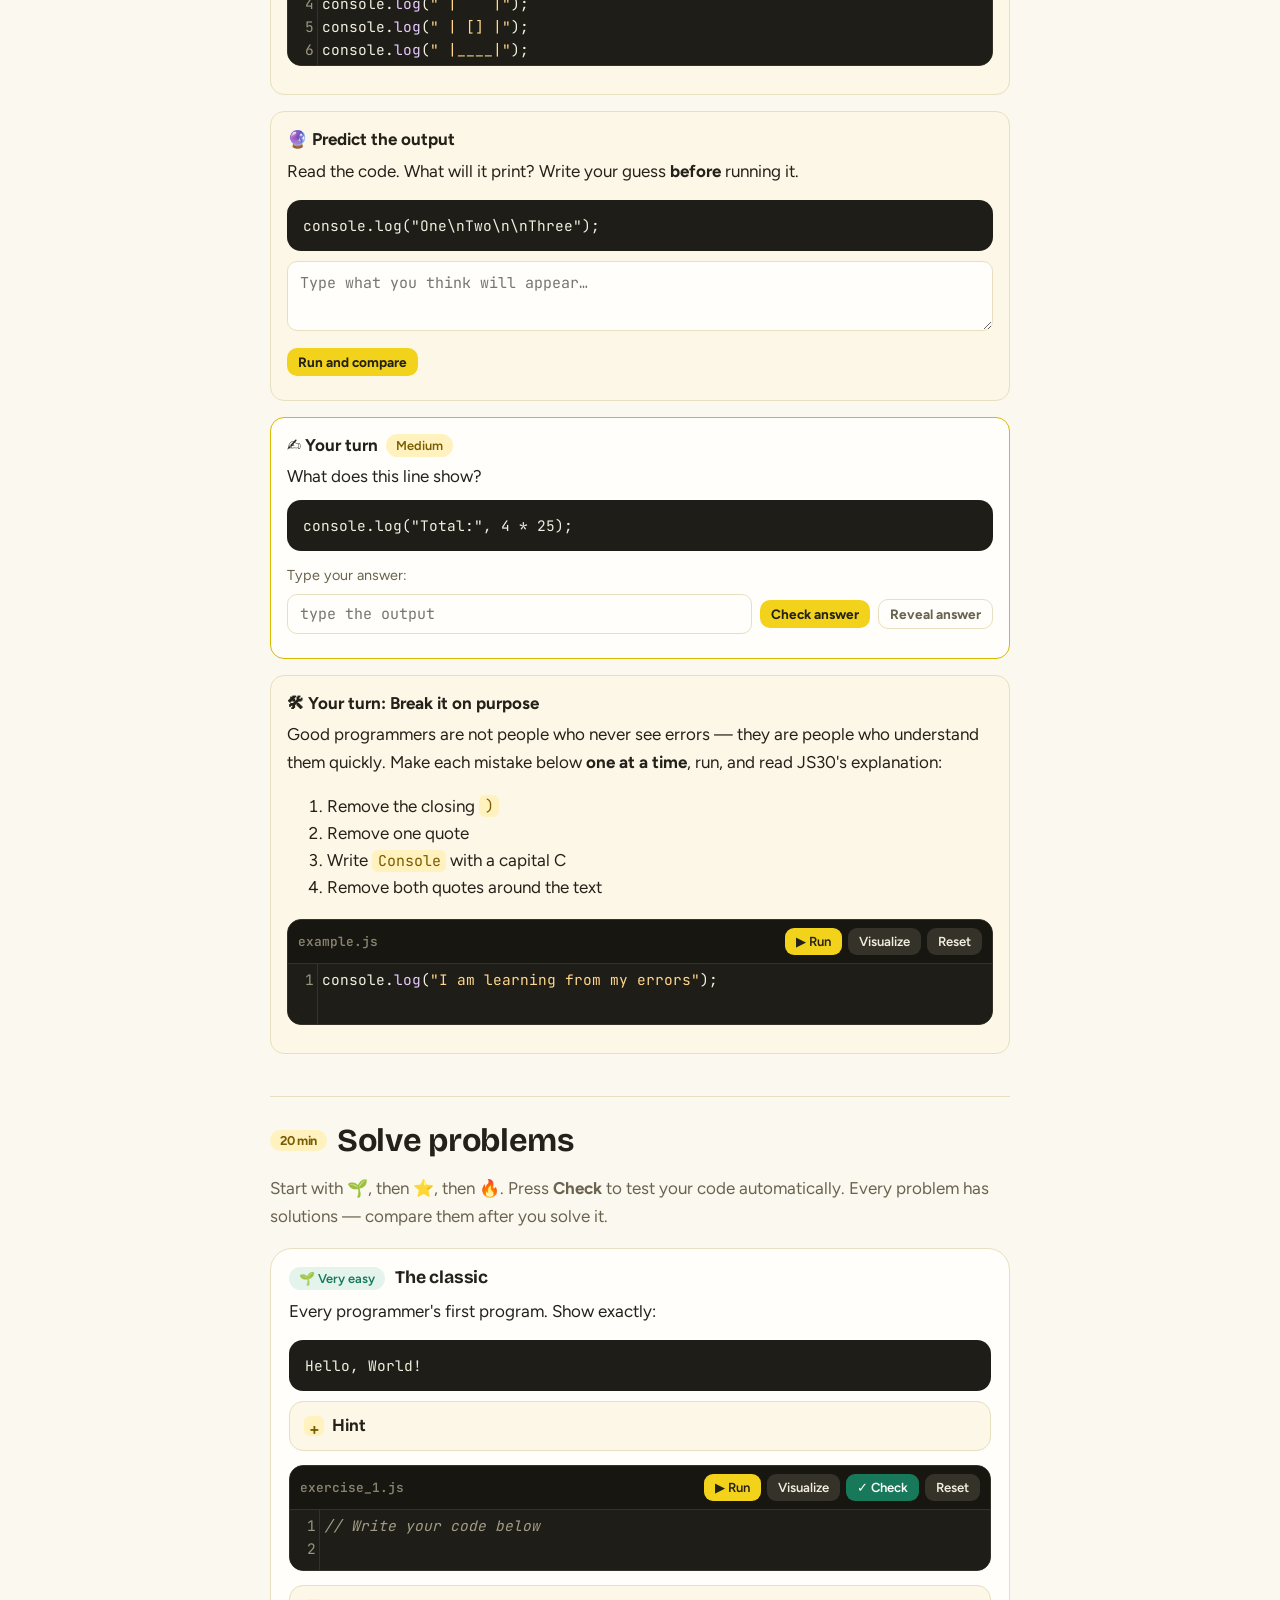
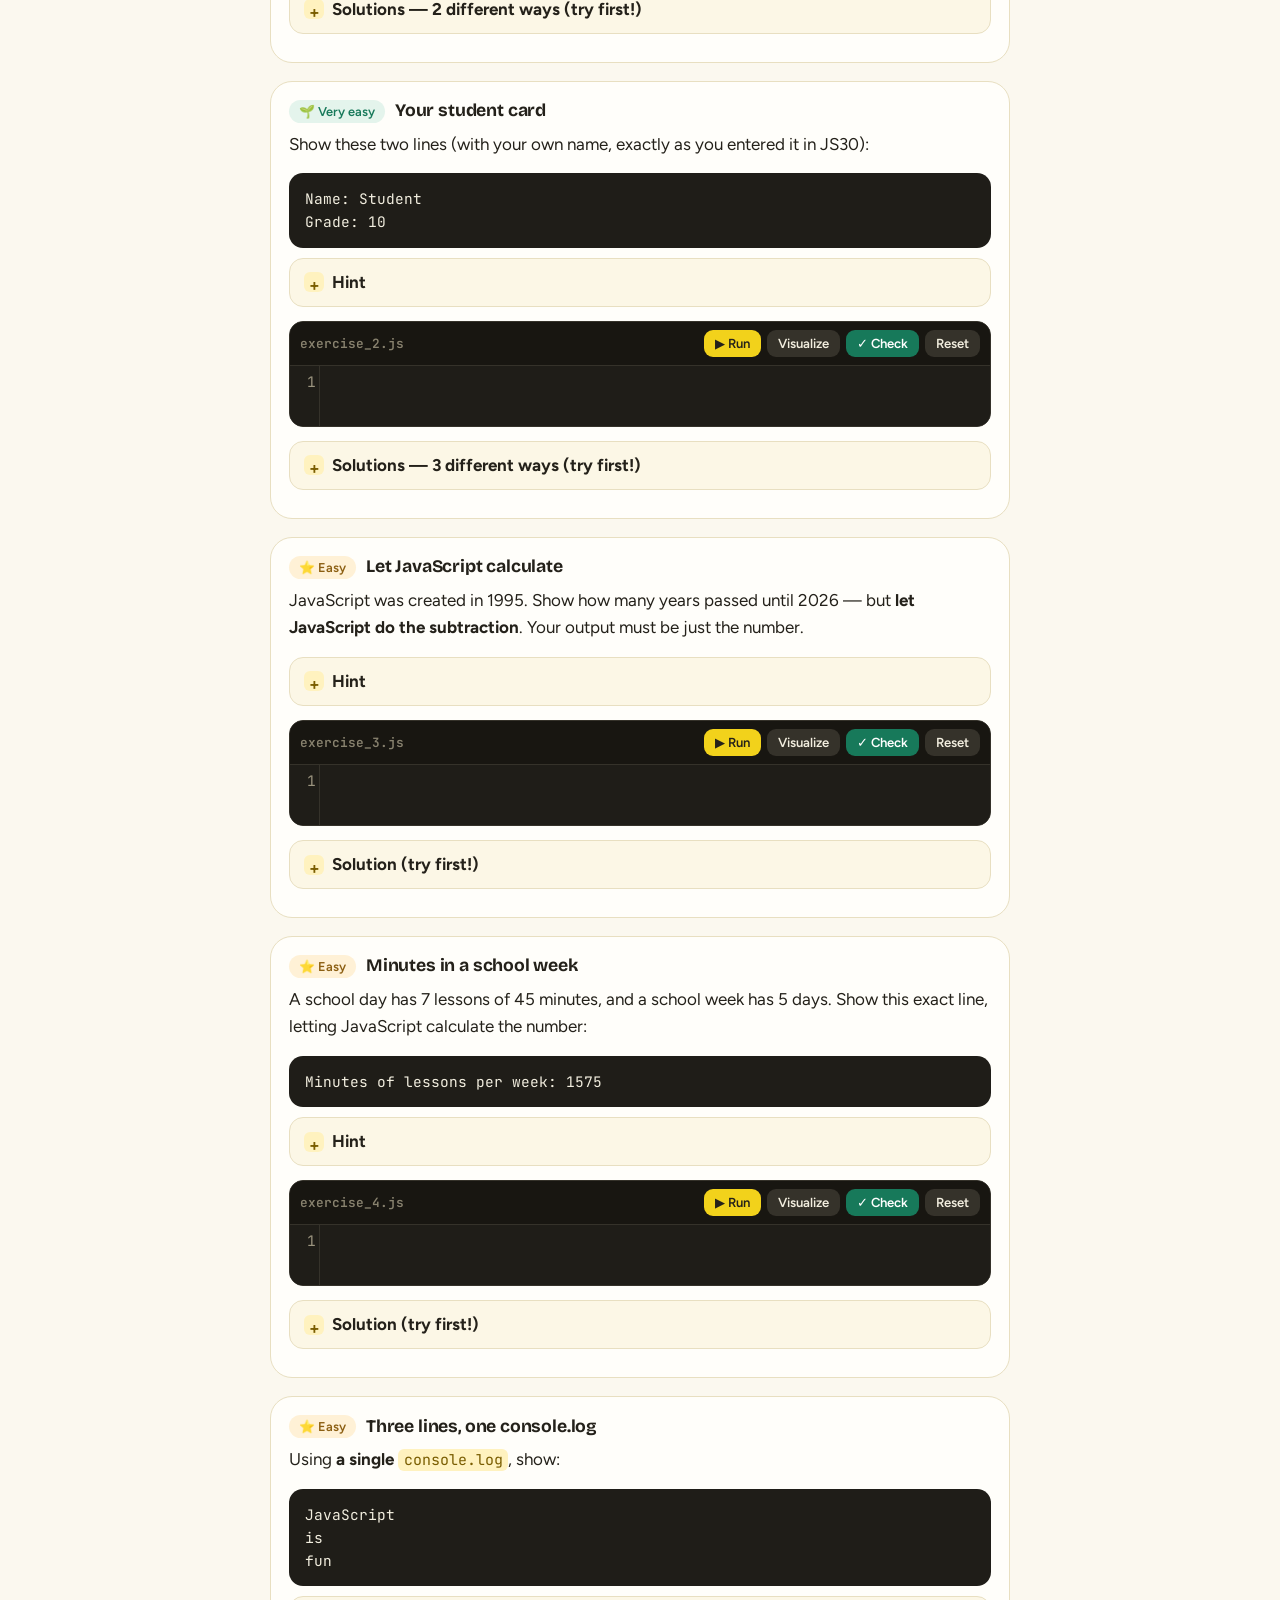
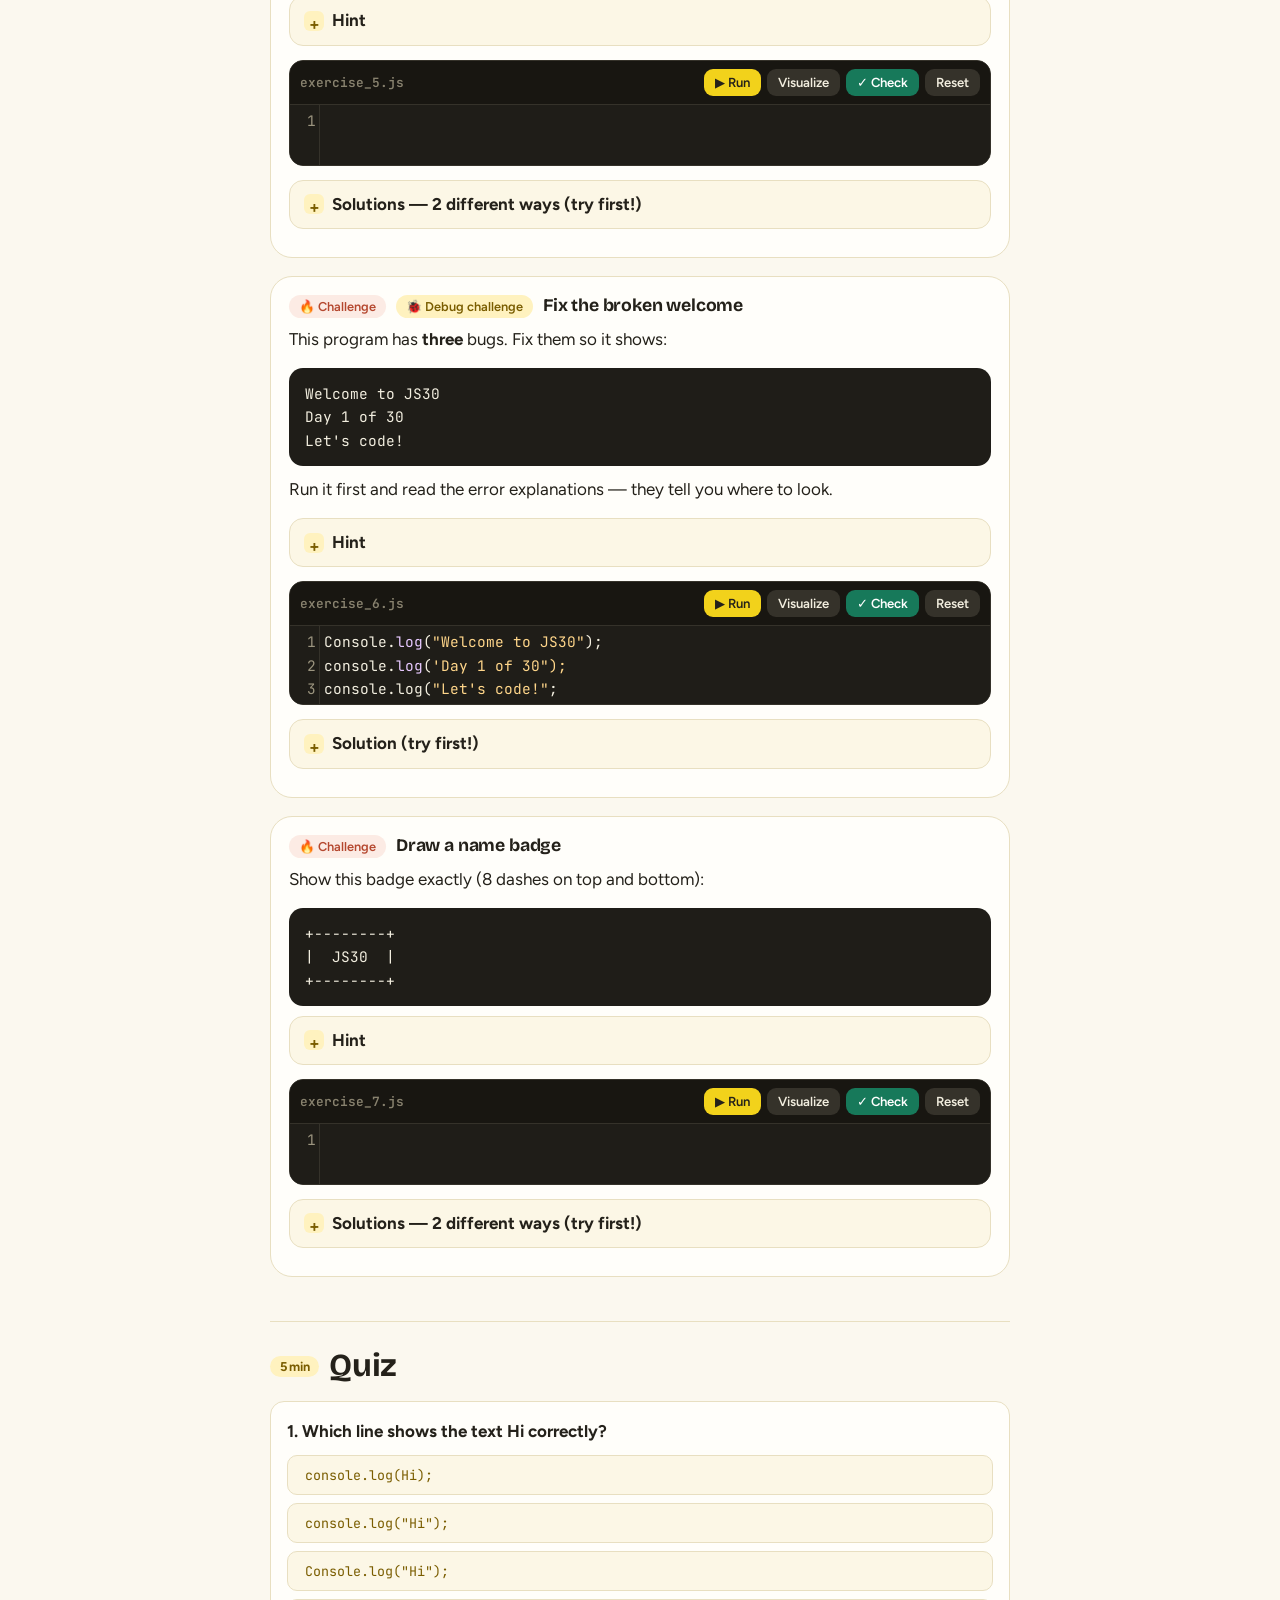
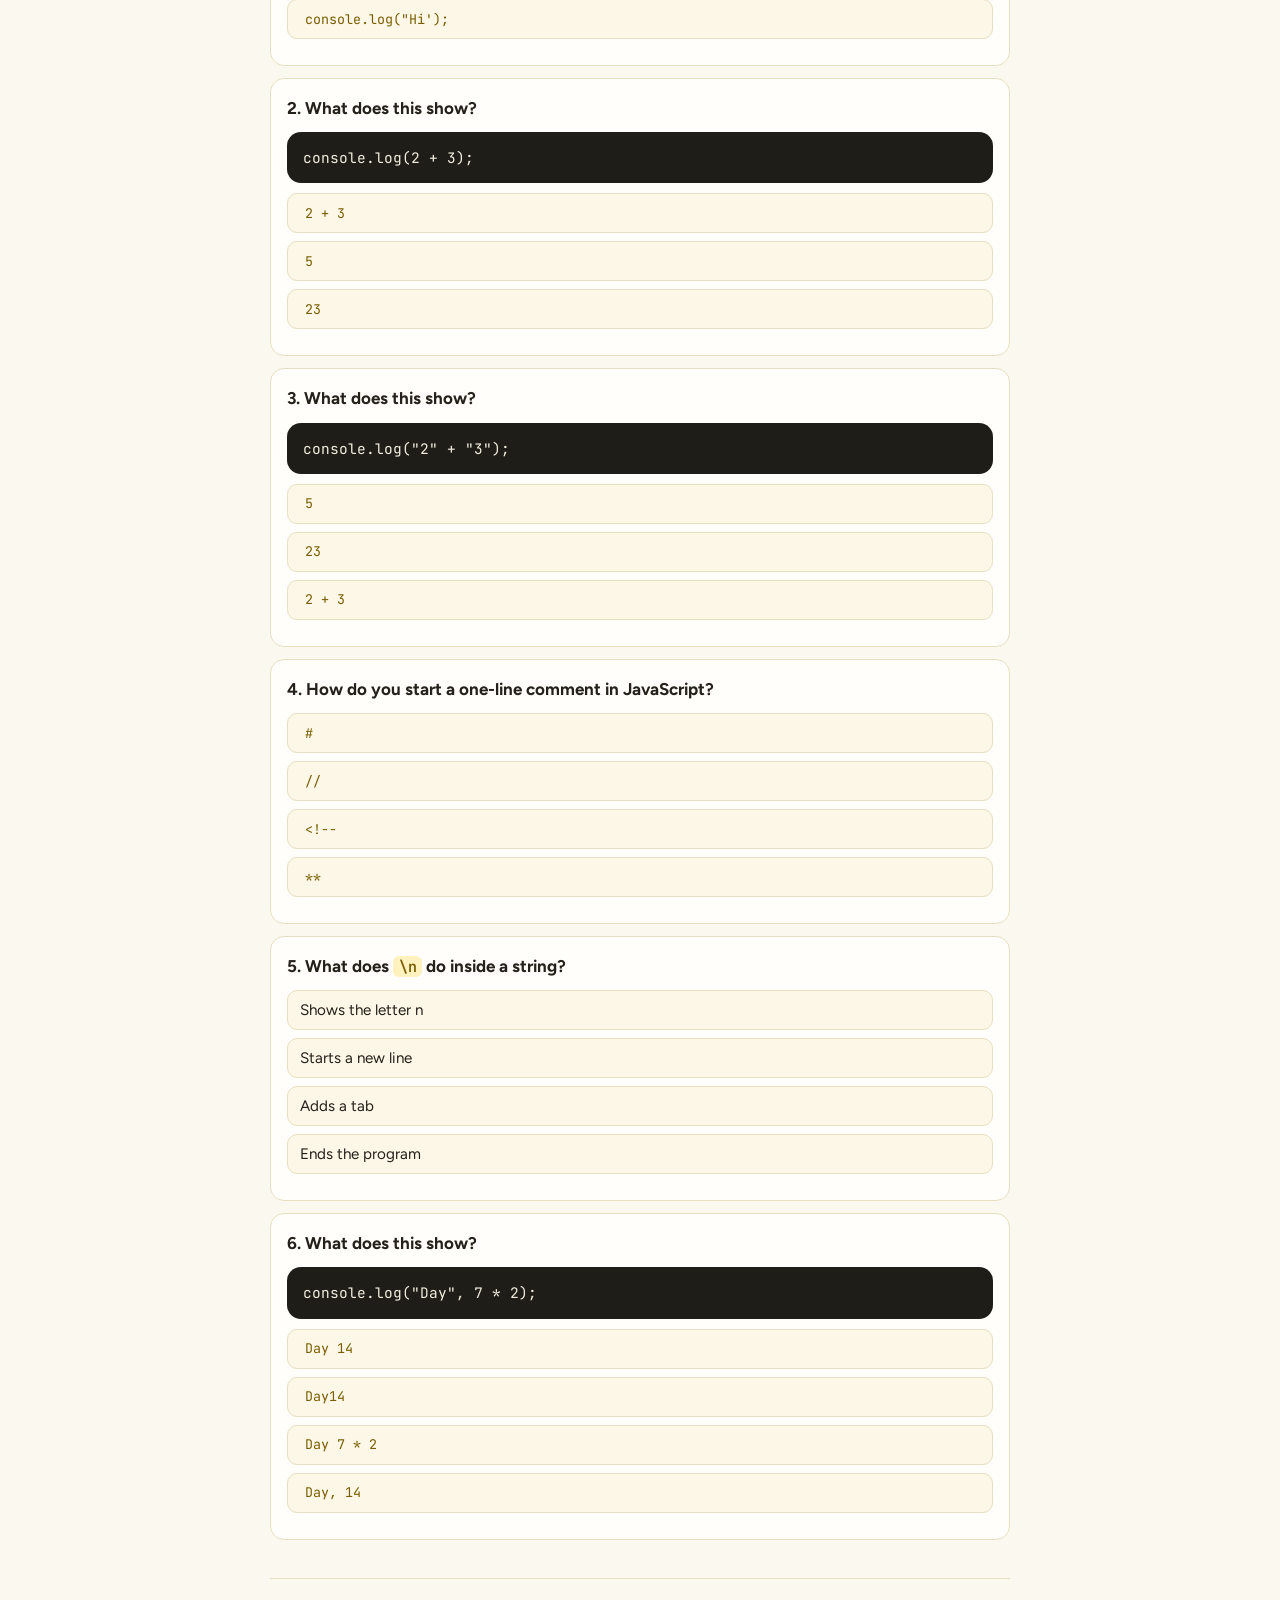
<file: lesson.html>
<!doctype html>
<html lang="en">
<head>
<meta charset="utf-8">
<meta name="viewport" content="width=device-width, initial-scale=1">
<title>Lesson — JS30</title>
<meta name="description" content="A free 30-day JavaScript course for beginners. Everything runs in your browser.">
<link rel="icon" href="data:image/svg+xml,<svg xmlns=%22http://www.w3.org/2000/svg%22 viewBox=%220 0 100 100%22><rect width=%22100%22 height=%22100%22 rx=%2224%22 fill=%22%23F2D21B%22/><text x=%2250%22 y=%2266%22 font-size=%2246%22 font-weight=%22700%22 text-anchor=%22middle%22 fill=%22%2324211A%22 font-family=%22monospace%22>JS</text></svg>">
<link rel="stylesheet" href="assets/vendor/codemirror/codemirror.css">
<link rel="stylesheet" href="assets/css/style.css">
<script src="js/app.js"></script>
</head>
<body>
<main id="main"><div class="wrap narrow lesson-hero"><p class="muted">Loading lesson…</p></div></main>
<script>JS30.renderTopbar("lesson"); JS30.requireProfile();</script>
<script src="assets/vendor/codemirror/codemirror.js"></script>
<script src="assets/vendor/codemirror/javascript.js"></script>
<script src="assets/vendor/codemirror/xml.js"></script>
<script src="assets/vendor/codemirror/css.js"></script>
<script src="assets/vendor/codemirror/htmlmixed.js"></script>
<script src="assets/vendor/codemirror/matchbrackets.js"></script>
<script src="assets/vendor/codemirror/closebrackets.js"></script>
<script src="assets/vendor/acorn/acorn.js"></script>
<script src="js/engine.js"></script>
<script src="js/runner.js"></script>
<script src="js/errors.js"></script>
<script src="js/components.js"></script>
<script src="js/web.js"></script>
<script src="js/curriculum.js"></script>
<script src="js/lesson.js"></script>
<script>JS30.renderFooter();</script>
</body></html>
</file>
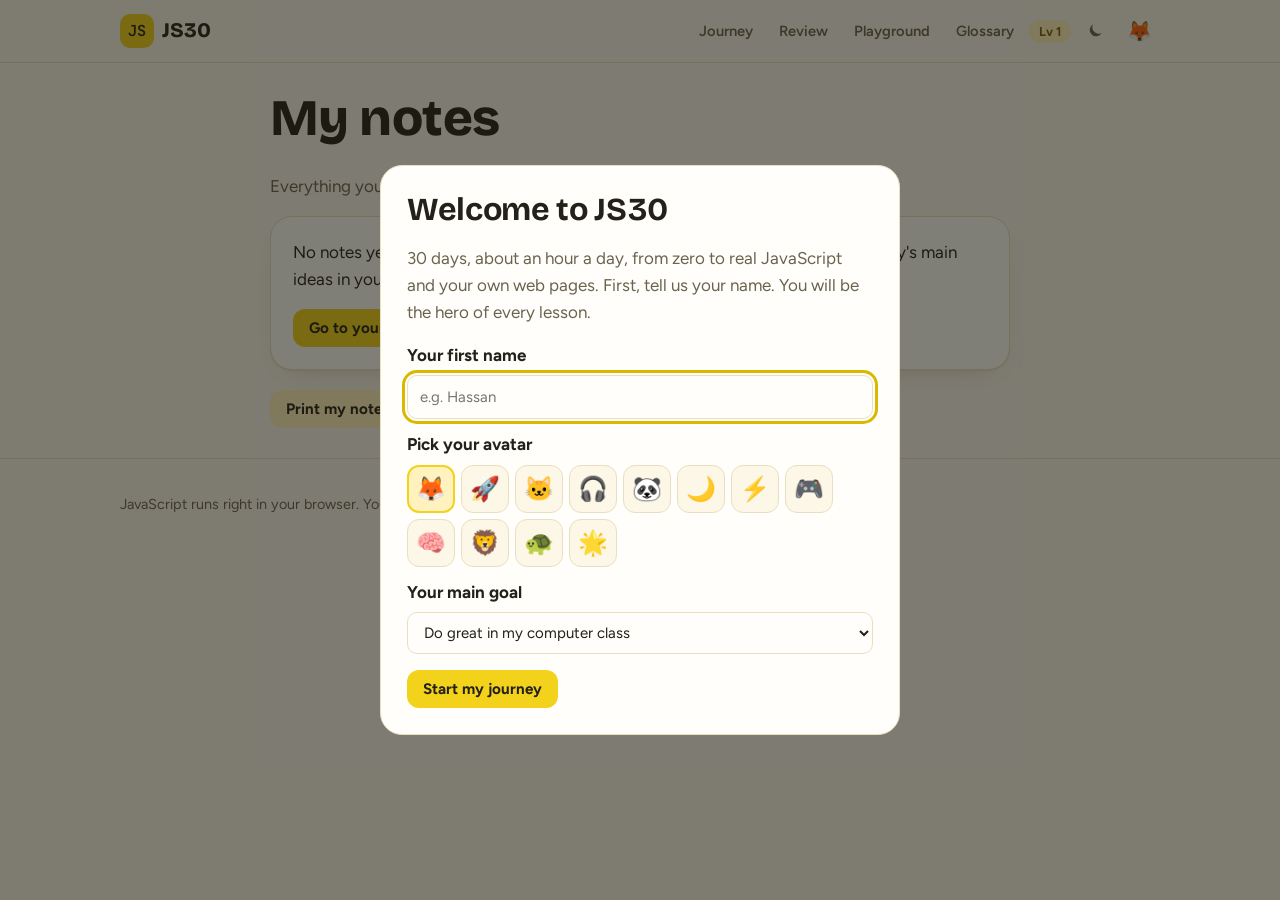
<file: notes.html>
<!doctype html>
<html lang="en">
<head>
<meta charset="utf-8">
<meta name="viewport" content="width=device-width, initial-scale=1">
<title>My notes — JS30</title>
<meta name="description" content="A free 30-day JavaScript course for beginners. Everything runs in your browser.">
<link rel="icon" href="data:image/svg+xml,<svg xmlns=%22http://www.w3.org/2000/svg%22 viewBox=%220 0 100 100%22><rect width=%22100%22 height=%22100%22 rx=%2224%22 fill=%22%23F2D21B%22/><text x=%2250%22 y=%2266%22 font-size=%2246%22 font-weight=%22700%22 text-anchor=%22middle%22 fill=%22%2324211A%22 font-family=%22monospace%22>JS</text></svg>">
<link rel="stylesheet" href="assets/vendor/codemirror/codemirror.css">
<link rel="stylesheet" href="assets/css/style.css">
<script src="js/app.js"></script>
</head>
<body>
<main class="wrap narrow" style="padding-top:26px">
<h1>My notes</h1><p class="muted">Everything you wrote in the "My notes" box of each day.</p>
<div id="list"></div>
<div class="no-print" style="margin:20px 0"><button class="btn btn-soft" onclick="print()">Print my notes</button></div>
</main>
<script src="js/curriculum.js"></script>
<script>JS30.renderTopbar("notes"); JS30.requireProfile();
(function(){ const N = JS30.state.notes || {}, esc = JS30.esc;
  const ks = Object.keys(N).filter(k => N[k] && N[k].trim()).sort((a,b)=>a-b);
  document.getElementById("list").innerHTML = ks.length ? ks.map(k => { const d = CURRICULUM.days.find(x=>x.d==k);
    return `<div class="panel" style="margin:14px 0"><h3><a href="lesson.html?day=${k}#notes">Day ${k}: ${esc(d.title)}</a></h3><div style="white-space:pre-wrap">${esc(N[k])}</div></div>`; }).join("")
    : `<div class="panel"><p>No notes yet. At the end of every lesson there is a "My notes" box — write the day's main ideas in your own words there.</p><a class="btn btn-primary" href="index.html">Go to your journey</a></div>`;
})(); JS30.renderFooter();</script></body></html>
</file>
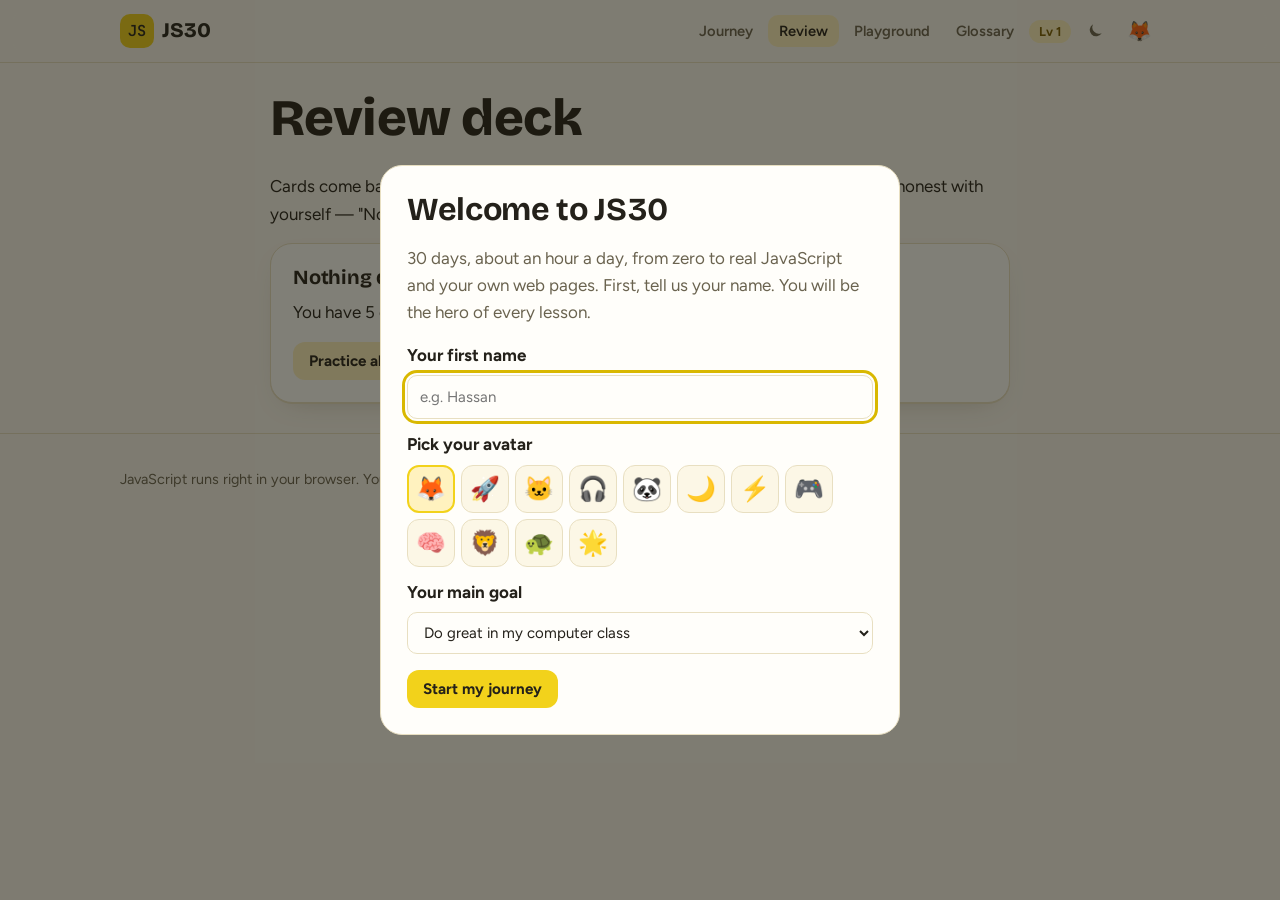
<file: review.html>
<!doctype html>
<html lang="en">
<head>
<meta charset="utf-8">
<meta name="viewport" content="width=device-width, initial-scale=1">
<title>Review deck — JS30</title>
<meta name="description" content="A free 30-day JavaScript course for beginners. Everything runs in your browser.">
<link rel="icon" href="data:image/svg+xml,<svg xmlns=%22http://www.w3.org/2000/svg%22 viewBox=%220 0 100 100%22><rect width=%22100%22 height=%22100%22 rx=%2224%22 fill=%22%23F2D21B%22/><text x=%2250%22 y=%2266%22 font-size=%2246%22 font-weight=%22700%22 text-anchor=%22middle%22 fill=%22%2324211A%22 font-family=%22monospace%22>JS</text></svg>">
<link rel="stylesheet" href="assets/vendor/codemirror/codemirror.css">
<link rel="stylesheet" href="assets/css/style.css">
<script src="js/app.js"></script>
</head>
<body>
<main class="wrap narrow" style="padding-top:26px">
<h1>Review deck</h1>
<p>Cards come back just before you would forget them: after 1, 2, 4, 8 and 16 days. Be honest with yourself — "Not yet" is how the system helps you.</p>
<div id="rv"><p class="muted">Loading cards…</p></div>
</main>
<script>JS30.renderTopbar("review"); JS30.requireProfile();</script>
<script src="js/curriculum.js"></script>
<script>
(function(){
  const st = JS30.state, esc = JS30.esc, md = s => esc(JS30.T(s)).replace(/`([^`]+)`/g,"<code>$1</code>").replace(/\n/g,"<br>");
  const rv = document.getElementById("rv");
  const allIds = Object.keys(st.cards);
  const dayNums = [...new Set(allIds.map(id => +id.split(":")[0]))];
  window.DAYS = window.DAYS || {};
  let left = dayNums.length;
  if (!left) { rv.innerHTML = `<div class="panel"><p>Your deck is empty. Cards are added when you open a lesson.</p><a class="btn btn-primary" href="index.html">Start learning</a></div>`; return; }
  dayNums.forEach(n => { const s = document.createElement("script"); s.src = `js/days/day${String(n).padStart(2,"0")}.js`; s.onload = s.onerror = () => { if (--left === 0) start(); }; document.head.appendChild(s); });
  let mode = "due";
  function start(){
    const ids = (mode === "due" ? JS30.dueCards() : allIds).filter(id => { const [d,i] = id.split(":"); return DAYS[d] && DAYS[d].cards && DAYS[d].cards[i]; });
    if (!ids.length) { rv.innerHTML = `<div class="panel"><h3>Nothing due today 🌟</h3><p>You have ${allIds.length} cards in total. The next ones come back soon.</p><button class="btn btn-soft" id="all">Practice all ${allIds.length} cards anyway</button></div>`; rv.querySelector("#all").onclick = () => { mode = "all"; start(); }; return; }
    let k = 0, knew = 0;
    function show(){
      if (k >= ids.length) { rv.innerHTML = `<div class="panel"><h3>Session done: ${knew} / ${ids.length} known</h3><p>A short review every day beats one long review once.</p><a class="btn btn-primary" href="index.html">Back to journey</a></div>`; return; }
      const [d,i] = ids[k].split(":"), c = DAYS[d].cards[i];
      rv.innerHTML = `<p class="muted">Card ${k+1} of ${ids.length}</p><div class="card3d"><div class="card-inner" tabindex="0" role="button" aria-label="Flip card"><div class="face"><div class="fc-from">Day ${d} · tap to flip</div><div style="font-size:1.25rem;font-weight:700">${md(c.f)}</div></div><div class="face back"><div class="fc-from">Answer</div><div>${md(c.b)}</div></div></div></div>
        <div style="display:flex;gap:10px;justify-content:center"><button class="btn btn-ghost" id="no" type="button">Not yet</button><button class="btn btn-ok" id="yes" type="button">I knew it</button></div>`;
      const inner = rv.querySelector(".card-inner");
      inner.onclick = () => inner.classList.toggle("flip");
      inner.onkeydown = e => { if (e.key === " " || e.key === "Enter") { e.preventDefault(); inner.classList.toggle("flip"); } };
      rv.querySelector("#yes").onclick = () => { if (mode==="due") JS30.gradeCard(ids[k], true); knew++; k++; show(); };
      rv.querySelector("#no").onclick = () => { if (mode==="due") JS30.gradeCard(ids[k], false); k++; show(); };
    }
    show();
  }
})();
JS30.renderFooter();
</script></body></html>
</file>
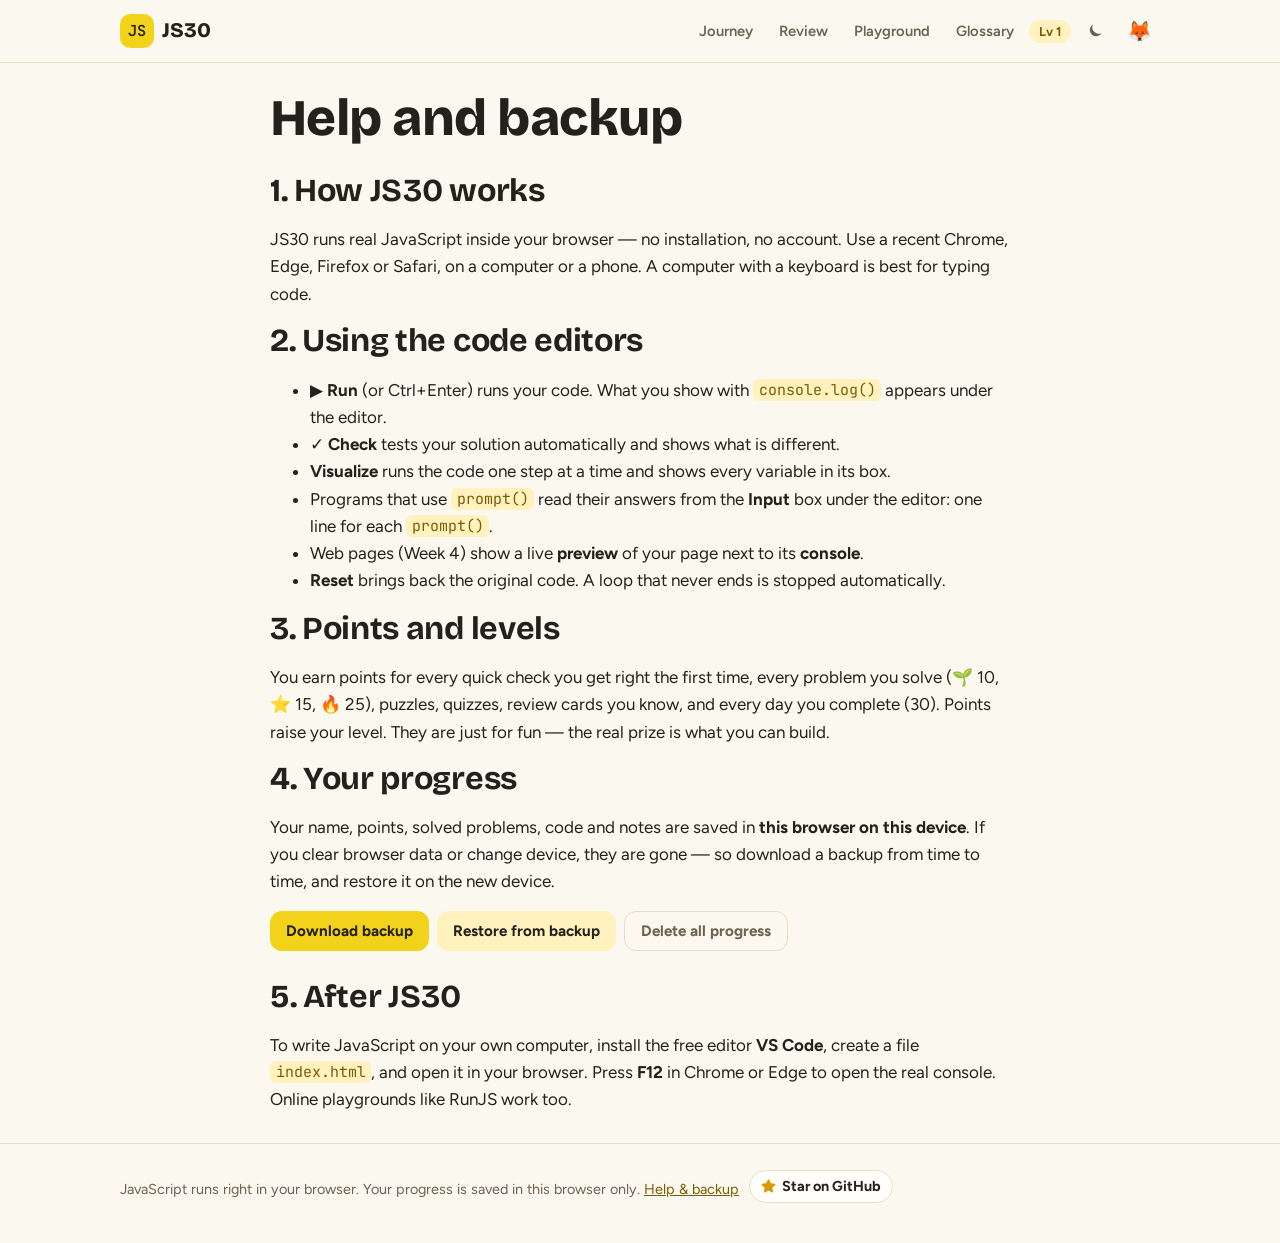
<file: setup.html>
<!doctype html>
<html lang="en">
<head>
<meta charset="utf-8">
<meta name="viewport" content="width=device-width, initial-scale=1">
<title>Help and backup — JS30</title>
<meta name="description" content="A free 30-day JavaScript course for beginners. Everything runs in your browser.">
<link rel="icon" href="data:image/svg+xml,<svg xmlns=%22http://www.w3.org/2000/svg%22 viewBox=%220 0 100 100%22><rect width=%22100%22 height=%22100%22 rx=%2224%22 fill=%22%23F2D21B%22/><text x=%2250%22 y=%2266%22 font-size=%2246%22 font-weight=%22700%22 text-anchor=%22middle%22 fill=%22%2324211A%22 font-family=%22monospace%22>JS</text></svg>">
<link rel="stylesheet" href="assets/vendor/codemirror/codemirror.css">
<link rel="stylesheet" href="assets/css/style.css">
<script src="js/app.js"></script>
</head>
<body>
<main class="wrap narrow" style="padding-top:26px">
<h1>Help and backup</h1>
<h2>1. How JS30 works</h2>
<p>JS30 runs real JavaScript inside your browser — no installation, no account. Use a recent Chrome, Edge, Firefox or Safari, on a computer or a phone. A computer with a keyboard is best for typing code.</p>
<h2>2. Using the code editors</h2>
<ul>
  <li><b>▶ Run</b> (or Ctrl+Enter) runs your code. What you show with <code>console.log()</code> appears under the editor.</li>
  <li><b>✓ Check</b> tests your solution automatically and shows what is different.</li>
  <li><b>Visualize</b> runs the code one step at a time and shows every variable in its box.</li>
  <li>Programs that use <code>prompt()</code> read their answers from the <b>Input</b> box under the editor: one line for each <code>prompt()</code>.</li>
  <li>Web pages (Week 4) show a live <b>preview</b> of your page next to its <b>console</b>.</li>
  <li><b>Reset</b> brings back the original code. A loop that never ends is stopped automatically.</li>
</ul>
<h2>3. Points and levels</h2>
<p>You earn points for every quick check you get right the first time, every problem you solve (🌱 10, ⭐ 15, 🔥 25), puzzles, quizzes, review cards you know, and every day you complete (30). Points raise your level. They are just for fun — the real prize is what you can build.</p>
<h2>4. Your progress</h2>
<p>Your name, points, solved problems, code and notes are saved in <b>this browser on this device</b>. If you clear browser data or change device, they are gone — so download a backup from time to time, and restore it on the new device.</p>
<div style="display:flex;gap:8px;flex-wrap:wrap">
  <button class="btn btn-primary" id="exp" type="button">Download backup</button>
  <label class="btn btn-soft" style="cursor:pointer">Restore from backup<input type="file" id="imp" accept=".json,application/json" hidden></label>
  <button class="btn btn-ghost" onclick="JS30.reset()" type="button">Delete all progress</button>
</div>
<h2 style="margin-top:28px">5. After JS30</h2>
<p>To write JavaScript on your own computer, install the free editor <b>VS Code</b>, create a file <code>index.html</code>, and open it in your browser. Press <b>F12</b> in Chrome or Edge to open the real console. Online playgrounds like RunJS work too.</p>
</main>
<script>
document.getElementById("exp").onclick = () => { const a = document.createElement("a"); a.href = URL.createObjectURL(new Blob([JS30.exportData()], {type:"application/json"})); a.download = "js30-backup-" + JS30.today() + ".json"; document.body.appendChild(a); a.click(); a.remove(); };
document.getElementById("imp").onchange = e => { const f = e.target.files[0]; if (!f) return; f.text().then(t => { try { JS30.importData(t); JS30.toast("Progress restored"); setTimeout(()=>location.href="index.html", 800); } catch(err) { alert("This file is not a JS30 backup."); } }); };
try { JS30.renderTopbar("setup"); } catch (e) {}
JS30.renderFooter();</script></body></html>
</file>
<file: assets/vendor/codemirror/codemirror.css>
/* BASICS */

.CodeMirror {
  /* Set height, width, borders, and global font properties here */
  font-family: monospace;
  height: 300px;
  color: black;
  direction: ltr;
}

/* PADDING */

.CodeMirror-lines {
  padding: 4px 0; /* Vertical padding around content */
}
.CodeMirror pre.CodeMirror-line,
.CodeMirror pre.CodeMirror-line-like {
  padding: 0 4px; /* Horizontal padding of content */
}

.CodeMirror-scrollbar-filler, .CodeMirror-gutter-filler {
  background-color: white; /* The little square between H and V scrollbars */
}

/* GUTTER */

.CodeMirror-gutters {
  border-right: 1px solid #ddd;
  background-color: #f7f7f7;
  white-space: nowrap;
}
.CodeMirror-linenumbers {}
.CodeMirror-linenumber {
  padding: 0 3px 0 5px;
  min-width: 20px;
  text-align: right;
  color: #999;
  white-space: nowrap;
}

.CodeMirror-guttermarker { color: black; }
.CodeMirror-guttermarker-subtle { color: #999; }

/* CURSOR */

.CodeMirror-cursor {
  border-left: 1px solid black;
  border-right: none;
  width: 0;
}
/* Shown when moving in bi-directional text */
.CodeMirror div.CodeMirror-secondarycursor {
  border-left: 1px solid silver;
}
.cm-fat-cursor .CodeMirror-cursor {
  width: auto;
  border: 0 !important;
  background: #7e7;
}
.cm-fat-cursor div.CodeMirror-cursors {
  z-index: 1;
}
.cm-fat-cursor .CodeMirror-line::selection,
.cm-fat-cursor .CodeMirror-line > span::selection, 
.cm-fat-cursor .CodeMirror-line > span > span::selection { background: transparent; }
.cm-fat-cursor .CodeMirror-line::-moz-selection,
.cm-fat-cursor .CodeMirror-line > span::-moz-selection,
.cm-fat-cursor .CodeMirror-line > span > span::-moz-selection { background: transparent; }
.cm-fat-cursor { caret-color: transparent; }
@-moz-keyframes blink {
  0% {}
  50% { background-color: transparent; }
  100% {}
}
@-webkit-keyframes blink {
  0% {}
  50% { background-color: transparent; }
  100% {}
}
@keyframes blink {
  0% {}
  50% { background-color: transparent; }
  100% {}
}

/* Can style cursor different in overwrite (non-insert) mode */
.CodeMirror-overwrite .CodeMirror-cursor {}

.cm-tab { display: inline-block; text-decoration: inherit; }

.CodeMirror-rulers {
  position: absolute;
  left: 0; right: 0; top: -50px; bottom: 0;
  overflow: hidden;
}
.CodeMirror-ruler {
  border-left: 1px solid #ccc;
  top: 0; bottom: 0;
  position: absolute;
}

/* DEFAULT THEME */

.cm-s-default .cm-header {color: blue;}
.cm-s-default .cm-quote {color: #090;}
.cm-negative {color: #d44;}
.cm-positive {color: #292;}
.cm-header, .cm-strong {font-weight: bold;}
.cm-em {font-style: italic;}
.cm-link {text-decoration: underline;}
.cm-strikethrough {text-decoration: line-through;}

.cm-s-default .cm-keyword {color: #708;}
.cm-s-default .cm-atom {color: #219;}
.cm-s-default .cm-number {color: #164;}
.cm-s-default .cm-def {color: #00f;}
.cm-s-default .cm-variable,
.cm-s-default .cm-punctuation,
.cm-s-default .cm-property,
.cm-s-default .cm-operator {}
.cm-s-default .cm-variable-2 {color: #05a;}
.cm-s-default .cm-variable-3, .cm-s-default .cm-type {color: #085;}
.cm-s-default .cm-comment {color: #a50;}
.cm-s-default .cm-string {color: #a11;}
.cm-s-default .cm-string-2 {color: #f50;}
.cm-s-default .cm-meta {color: #555;}
.cm-s-default .cm-qualifier {color: #555;}
.cm-s-default .cm-builtin {color: #30a;}
.cm-s-default .cm-bracket {color: #997;}
.cm-s-default .cm-tag {color: #170;}
.cm-s-default .cm-attribute {color: #00c;}
.cm-s-default .cm-hr {color: #999;}
.cm-s-default .cm-link {color: #00c;}

.cm-s-default .cm-error {color: #f00;}
.cm-invalidchar {color: #f00;}

.CodeMirror-composing { border-bottom: 2px solid; }

/* Default styles for common addons */

div.CodeMirror span.CodeMirror-matchingbracket {color: #0b0;}
div.CodeMirror span.CodeMirror-nonmatchingbracket {color: #a22;}
.CodeMirror-matchingtag { background: rgba(255, 150, 0, .3); }
.CodeMirror-activeline-background {background: #e8f2ff;}

/* STOP */

/* The rest of this file contains styles related to the mechanics of
   the editor. You probably shouldn't touch them. */

.CodeMirror {
  position: relative;
  overflow: hidden;
  background: white;
}

.CodeMirror-scroll {
  overflow: scroll !important; /* Things will break if this is overridden */
  /* 50px is the magic margin used to hide the element's real scrollbars */
  /* See overflow: hidden in .CodeMirror */
  margin-bottom: -50px; margin-right: -50px;
  padding-bottom: 50px;
  height: 100%;
  outline: none; /* Prevent dragging from highlighting the element */
  position: relative;
  z-index: 0;
}
.CodeMirror-sizer {
  position: relative;
  border-right: 50px solid transparent;
}

/* The fake, visible scrollbars. Used to force redraw during scrolling
   before actual scrolling happens, thus preventing shaking and
   flickering artifacts. */
.CodeMirror-vscrollbar, .CodeMirror-hscrollbar, .CodeMirror-scrollbar-filler, .CodeMirror-gutter-filler {
  position: absolute;
  z-index: 6;
  display: none;
  outline: none;
}
.CodeMirror-vscrollbar {
  right: 0; top: 0;
  overflow-x: hidden;
  overflow-y: scroll;
}
.CodeMirror-hscrollbar {
  bottom: 0; left: 0;
  overflow-y: hidden;
  overflow-x: scroll;
}
.CodeMirror-scrollbar-filler {
  right: 0; bottom: 0;
}
.CodeMirror-gutter-filler {
  left: 0; bottom: 0;
}

.CodeMirror-gutters {
  position: absolute; left: 0; top: 0;
  min-height: 100%;
  z-index: 3;
}
.CodeMirror-gutter {
  white-space: normal;
  height: 100%;
  display: inline-block;
  vertical-align: top;
  margin-bottom: -50px;
}
.CodeMirror-gutter-wrapper {
  position: absolute;
  z-index: 4;
  background: none !important;
  border: none !important;
}
.CodeMirror-gutter-background {
  position: absolute;
  top: 0; bottom: 0;
  z-index: 4;
}
.CodeMirror-gutter-elt {
  position: absolute;
  cursor: default;
  z-index: 4;
}
.CodeMirror-gutter-wrapper ::selection { background-color: transparent }
.CodeMirror-gutter-wrapper ::-moz-selection { background-color: transparent }

.CodeMirror-lines {
  cursor: text;
  min-height: 1px; /* prevents collapsing before first draw */
}
.CodeMirror pre.CodeMirror-line,
.CodeMirror pre.CodeMirror-line-like {
  /* Reset some styles that the rest of the page might have set */
  -moz-border-radius: 0; -webkit-border-radius: 0; border-radius: 0;
  border-width: 0;
  background: transparent;
  font-family: inherit;
  font-size: inherit;
  margin: 0;
  white-space: pre;
  word-wrap: normal;
  line-height: inherit;
  color: inherit;
  z-index: 2;
  position: relative;
  overflow: visible;
  -webkit-tap-highlight-color: transparent;
  -webkit-font-variant-ligatures: contextual;
  font-variant-ligatures: contextual;
}
.CodeMirror-wrap pre.CodeMirror-line,
.CodeMirror-wrap pre.CodeMirror-line-like {
  word-wrap: break-word;
  white-space: pre-wrap;
  word-break: normal;
}

.CodeMirror-linebackground {
  position: absolute;
  left: 0; right: 0; top: 0; bottom: 0;
  z-index: 0;
}

.CodeMirror-linewidget {
  position: relative;
  z-index: 2;
  padding: 0.1px; /* Force widget margins to stay inside of the container */
}

.CodeMirror-widget {}

.CodeMirror-rtl pre { direction: rtl; }

.CodeMirror-code {
  outline: none;
}

/* Force content-box sizing for the elements where we expect it */
.CodeMirror-scroll,
.CodeMirror-sizer,
.CodeMirror-gutter,
.CodeMirror-gutters,
.CodeMirror-linenumber {
  -moz-box-sizing: content-box;
  box-sizing: content-box;
}

.CodeMirror-measure {
  position: absolute;
  width: 100%;
  height: 0;
  overflow: hidden;
  visibility: hidden;
}

.CodeMirror-cursor {
  position: absolute;
  pointer-events: none;
}
.CodeMirror-measure pre { position: static; }

div.CodeMirror-cursors {
  visibility: hidden;
  position: relative;
  z-index: 3;
}
div.CodeMirror-dragcursors {
  visibility: visible;
}

.CodeMirror-focused div.CodeMirror-cursors {
  visibility: visible;
}

.CodeMirror-selected { background: #d9d9d9; }
.CodeMirror-focused .CodeMirror-selected { background: #d7d4f0; }
.CodeMirror-crosshair { cursor: crosshair; }
.CodeMirror-line::selection, .CodeMirror-line > span::selection, .CodeMirror-line > span > span::selection { background: #d7d4f0; }
.CodeMirror-line::-moz-selection, .CodeMirror-line > span::-moz-selection, .CodeMirror-line > span > span::-moz-selection { background: #d7d4f0; }

.cm-searching {
  background-color: #ffa;
  background-color: rgba(255, 255, 0, .4);
}

/* Used to force a border model for a node */
.cm-force-border { padding-right: .1px; }

@media print {
  /* Hide the cursor when printing */
  .CodeMirror div.CodeMirror-cursors {
    visibility: hidden;
  }
}

/* See issue #2901 */
.cm-tab-wrap-hack:after { content: ''; }

/* Help users use markselection to safely style text background */
span.CodeMirror-selectedtext { background: none; }
</file>
<file: assets/css/style.css>
/* JS30 — design tokens */
@font-face{font-family:"Bricolage";src:url(../fonts/bricolage-grotesque-latin-500-normal.woff2) format("woff2");font-weight:500;font-display:swap}
@font-face{font-family:"Bricolage";src:url(../fonts/bricolage-grotesque-latin-700-normal.woff2) format("woff2");font-weight:700;font-display:swap}
@font-face{font-family:"Bricolage";src:url(../fonts/bricolage-grotesque-latin-800-normal.woff2) format("woff2");font-weight:800;font-display:swap}
@font-face{font-family:"Figtree";src:url(../fonts/figtree-latin-400-normal.woff2) format("woff2");font-weight:400;font-display:swap}
@font-face{font-family:"Figtree";src:url(../fonts/figtree-latin-600-normal.woff2) format("woff2");font-weight:600;font-display:swap}
@font-face{font-family:"Figtree";src:url(../fonts/figtree-latin-700-normal.woff2) format("woff2");font-weight:700;font-display:swap}
@font-face{font-family:"JBMono";src:url(../fonts/jetbrains-mono-latin-400-normal.woff2) format("woff2");font-weight:400;font-display:swap}
@font-face{font-family:"JBMono";src:url(../fonts/jetbrains-mono-latin-600-normal.woff2) format("woff2");font-weight:600;font-display:swap}

:root{
  --bg:#FBF8EF; --surface:#FFFEFA; --tint:#FFF2BF; --tint-2:#FCF7E6; --line:#E8DFC1;
  --ink:#24211A; --muted:#6A634F; --acc:#F2D21B; --acc-ink:#7A5D00; --acc-2:#D9B800; --deep:#3D3200; --on-acc:#24211A;
  --ok:#17795A; --ok-bg:#E4F4EC; --err:#B5482F; --err-bg:#FCEBE4; --warn:#8C5F12; --warn-bg:#FFF1D6;
  --code-bg:#1F1D18; --code-ink:#F2EEDF; --code-line:#35322A; --code-bar:#181611; --code-btn:#35322A; --code-btn-h:#46423A; --code-dim:#9C957F; --code-sel:#4A4430; --code-cur:#4A4224; --code-prev:#2C2A22;
  --shadow:0 1px 0 var(--line), 0 10px 30px -18px rgba(61,50,0,.35);
  --r-lg:22px; --r-md:14px; --r-sm:9px;
  --font-display:"Bricolage", "Figtree", system-ui, sans-serif;
  --font-body:"Figtree", system-ui, -apple-system, "Segoe UI", sans-serif;
  --font-code:"JBMono", ui-monospace, "Cascadia Code", Consolas, monospace;
  color-scheme:light;
}
:root[data-theme="dark"]{
  --bg:#17150F; --surface:#201E17; --tint:#332D17; --tint-2:#26231A; --line:#433D28;
  --ink:#F3EEDC; --muted:#BDB596; --acc:#F2D21B; --acc-ink:#FFE36B; --acc-2:#E8CC3A; --deep:#FFE97A; --on-acc:#1C1A12;
  --ok:#5CD3A6; --ok-bg:#163428; --err:#FF9A80; --err-bg:#3D1F17; --warn:#F2C166; --warn-bg:#3A2A10;
  --code-bg:#12110D; --code-line:#2C2A22; --code-bar:#0C0B08;
  --shadow:0 1px 0 var(--line), 0 12px 34px -20px rgba(0,0,0,.8);
  color-scheme:dark;
}
*{box-sizing:border-box}
[hidden]{display:none!important}
html{scroll-behavior:smooth; scroll-padding-top:80px}
@media (prefers-reduced-motion:reduce){html{scroll-behavior:auto} *{transition:none!important;animation:none!important}}
body{margin:0;background:var(--bg);color:var(--ink);font-family:var(--font-body);font-size:17px;line-height:1.6;-webkit-font-smoothing:antialiased}
a{color:var(--acc-ink)}
h1,h2,h3,h4{font-family:var(--font-display);line-height:1.15;margin:0 0 .5em;letter-spacing:-.01em}
h1{font-size:clamp(2rem,4.5vw,3.2rem);font-weight:800}
h2{font-size:clamp(1.5rem,3vw,2rem);font-weight:700}
h3{font-size:1.25rem;font-weight:700}
p{margin:0 0 .9em}
code{font-family:var(--font-code);font-size:.88em;background:var(--tint);color:var(--acc-ink);padding:.1em .38em;border-radius:6px}
pre code{background:none;color:inherit;padding:0}
:focus-visible{outline:3px solid var(--acc-2);outline-offset:2px;border-radius:6px}
.muted{color:var(--muted)}
.wrap{max-width:1080px;margin:0 auto;padding:0 20px}
.narrow{max-width:780px}

/* Top bar */
.topbar{position:sticky;top:0;z-index:30;background:color-mix(in srgb,var(--bg) 86%,transparent);backdrop-filter:blur(10px);border-bottom:1px solid var(--line)}
.topbar .wrap{display:flex;align-items:center;gap:14px;height:62px}
.logo{display:flex;align-items:center;gap:8px;font-family:var(--font-display);font-weight:800;font-size:1.3rem;color:var(--ink);text-decoration:none}
.logo .mark{display:grid;place-items:center;width:34px;height:34px;border-radius:10px;background:var(--acc);color:var(--on-acc);font-family:var(--font-code);font-size:.95rem;font-weight:600}
.nav{display:flex;gap:4px;margin-left:auto;align-items:center;flex-wrap:nowrap;overflow-x:auto}
.nav a,.nav button{font:600 .92rem var(--font-body);color:var(--muted);text-decoration:none;padding:7px 11px;border-radius:10px;border:0;background:none;cursor:pointer;white-space:nowrap}
.nav a:hover,.nav button:hover,.nav a.active{color:var(--ink);background:var(--tint)}
.nav .badge{background:var(--acc);color:var(--on-acc);border-radius:99px;font-size:.72rem;padding:1px 7px;margin-left:4px}
.avatar-btn{font-size:1.25rem!important;padding:4px 8px!important}
@media (max-width:760px){.nav .hide-sm{display:none}}

/* Buttons */
.btn{display:inline-flex;align-items:center;gap:8px;font:700 .95rem var(--font-body);border:0;border-radius:12px;padding:10px 16px;cursor:pointer;text-decoration:none;transition:transform .08s ease, background .15s}
.btn:active{transform:translateY(1px)}
.btn-primary{background:var(--acc);color:var(--on-acc)}
.btn-primary:hover{background:var(--acc-2)}
.btn-soft{background:var(--tint);color:var(--ink)}
.btn-soft:hover{background:var(--line)}
.btn-ghost{background:transparent;color:var(--muted);border:1px solid var(--line)}
.btn-ghost:hover{color:var(--ink);border-color:var(--acc-2)}
.btn-ok{background:var(--ok);color:#fff}
.btn-sm{padding:6px 11px;font-size:.85rem;border-radius:10px}
.btn[disabled]{opacity:.5;cursor:not-allowed}

/* Cards / panels */
.panel{background:var(--surface);border:1px solid var(--line);border-radius:var(--r-lg);padding:22px;box-shadow:var(--shadow)}
.chip{display:inline-flex;align-items:center;gap:6px;font:600 .8rem var(--font-body);padding:4px 10px;border-radius:99px;background:var(--tint);color:var(--acc-ink)}
.chip.ok{background:var(--ok-bg);color:var(--ok)}
.chip.lvl-seed{background:var(--ok-bg);color:var(--ok)}
.chip.lvl-star{background:var(--warn-bg);color:var(--warn)}
.chip.lvl-fire{background:var(--err-bg);color:var(--err)}

/* Callouts */
.callout{border-radius:var(--r-md);padding:14px 16px;margin:16px 0;border:1px solid var(--line);background:var(--tint-2)}
.callout .ttl{font-weight:700;margin-bottom:4px;display:flex;gap:8px;align-items:center}
.callout.tip{background:var(--warn-bg);border-color:color-mix(in srgb,var(--warn) 35%,transparent)}
.callout.mistake{background:var(--err-bg);border-color:color-mix(in srgb,var(--err) 35%,transparent)}
.callout.ok{background:var(--ok-bg);border-color:color-mix(in srgb,var(--ok) 35%,transparent)}
.callout p:last-child{margin-bottom:0}
.callout.check{background:var(--surface)}
.callout.worked{background:var(--surface);border-color:var(--acc-2)}
.wsteps{margin:10px 0 6px;padding-left:22px}
.wsteps li{margin:8px 0}
.wbtns{display:flex;gap:8px;flex-wrap:wrap;margin-top:6px}
.callout.remember{background:var(--ok-bg);border-color:color-mix(in srgb,var(--ok) 35%,transparent)}
.callout.remember ul{margin:4px 0 0;padding-left:20px}
.lines{margin:16px 0;border:1px solid var(--line);border-radius:var(--r-md);padding:12px 14px;background:var(--surface)}
.lines .ttl{font-weight:700;margin-bottom:6px}
.lines .ln{display:grid;grid-template-columns:minmax(0,1fr) minmax(0,1.3fr);gap:12px;align-items:start;padding:6px 0;border-top:1px dashed var(--line)}
.lines .ttl + .ln{border-top:0}
.lines .ln pre{margin:0;white-space:pre-wrap;word-break:break-word}
@media (max-width:640px){.lines .ln{grid-template-columns:1fr;gap:4px}}
.two-col{display:grid;grid-template-columns:minmax(0,1fr) minmax(0,1fr);gap:12px}
@media (max-width:700px){.two-col{grid-template-columns:minmax(0,1fr)}}
.label-wrong{color:var(--err);font-weight:700;font-size:.85rem}
.label-right{color:var(--ok);font-weight:700;font-size:.85rem}

/* Static code block */
.code-static{background:var(--code-bg);color:var(--code-ink);border-radius:var(--r-md);padding:14px 16px;font:14.5px/1.6 var(--font-code);overflow-x:auto;margin:10px 0;white-space:pre}

/* Code box (editor) */
.codebox{border-radius:var(--r-md);overflow:hidden;background:var(--code-bg);margin:14px 0;border:1px solid var(--code-line)}
.codebox .cb-bar{display:flex;flex-wrap:wrap;gap:6px;align-items:center;padding:8px 10px;background:var(--code-bar);border-bottom:1px solid var(--code-line)}
.codebox .cb-title{color:var(--code-dim);font:600 .8rem var(--font-code);margin-right:auto;opacity:.85}
.cb-btn{font:600 .82rem var(--font-body);border:0;border-radius:9px;padding:6px 11px;cursor:pointer;background:var(--code-btn);color:var(--code-ink)}
.cb-btn:hover{background:var(--code-btn-h)}
.cb-btn.run{background:var(--acc);color:var(--on-acc)}
.cb-btn.run:hover{filter:brightness(1.08)}
.cb-btn.check{background:#17795A;color:#fff}
.codebox .CodeMirror{height:auto;min-height:60px;font:14.5px/1.6 var(--font-code);background:var(--code-bg);color:var(--code-ink)}
.codebox .CodeMirror-scroll{min-height:60px;max-height:520px}
.codebox .CodeMirror-gutters{background:var(--code-bg);border-right:1px solid var(--code-line)}
.codebox .CodeMirror-linenumber{color:var(--code-dim)}
.codebox .CodeMirror-cursor{border-left:2px solid var(--acc)}
.codebox .CodeMirror-selected,.codebox .CodeMirror-focused .CodeMirror-selected{background:var(--code-sel)!important}
.cm-s-js30 .cm-keyword{color:#FF9EC4;font-weight:600}
.cm-s-js30 .cm-builtin{color:#9FD8FF}
.cm-s-js30 .cm-string{color:#FFD68A}
.cm-s-js30 .cm-number{color:#B8F2C8}
.cm-s-js30 .cm-comment{color:#A39C86;font-style:italic}
.cm-s-js30 .cm-def{color:#7FE3D4}
.cm-s-js30 .cm-variable-2,.cm-s-js30 .cm-property{color:#E7C9FF}
.cm-s-js30 .cm-def{color:#7FE3D4}
.cm-s-js30 .cm-operator{color:#F2EEDF}
.cm-s-js30 .cm-tag{color:#FF9EC4}
.cm-s-js30 .cm-attribute{color:#9FD8FF}
.cm-s-js30 .cm-bracket{color:#C9C2AA}
.cm-s-js30 .cm-atom{color:#F7B267}
.cm-s-js30 .cm-variable{color:#F2EEDF}
.cm-s-js30 .cm-qualifier,.cm-s-js30 .cm-variable-3,.cm-s-js30 .cm-type{color:#7FE3D4}
.cm-s-js30 .CodeMirror-matchingbracket{color:#fff!important;background:#5A5236}
.cm-errline{background:rgba(255,90,110,.18)}
.cb-stdin{padding:8px 10px;border-top:1px solid var(--code-line)}
.cb-stdin label{display:block;color:var(--code-dim);font:600 .78rem var(--font-body);margin-bottom:4px}
.cb-stdin textarea{width:100%;min-height:44px;background:var(--code-bar);color:var(--code-ink);border:1px solid var(--code-line);border-radius:8px;font:13.5px/1.5 var(--font-code);padding:6px 8px;resize:vertical}
.cb-out{border-top:1px solid var(--code-line);padding:10px 14px;font:14px/1.55 var(--font-code);color:var(--code-ink);white-space:pre-wrap;word-break:break-word;max-height:360px;overflow:auto}
.cb-out:empty{display:none}
.cb-out .o-prompt{color:var(--code-dim)}
.cb-out .o-in{color:#7FE3D4;font-weight:600}
.cb-out .o-err{color:#FF9A80}
.cb-out .o-warn{color:#F2C166}
.cb-out .o-alert{color:#9FD8FF}
.cb-out .o-sys{color:var(--code-dim);font-style:italic}
.cb-status{font:600 .78rem var(--font-body);color:var(--code-dim);padding:0 4px}

/* Feedback under codebox */
.feedback{margin:10px 0 0}
.feedback:empty{display:none}
.err-card{border:1px solid color-mix(in srgb,var(--err) 40%,transparent);background:var(--err-bg);border-radius:var(--r-md);padding:14px 16px}
.err-card h4{color:var(--err);font-size:1.02rem;margin-bottom:6px}
.err-card .where{font-family:var(--font-code);font-size:.85rem;background:var(--surface);border-radius:8px;padding:6px 10px;margin:8px 0;border:1px solid var(--line)}
.test-list{list-style:none;padding:0;margin:8px 0 0}
.test-list li{border:1px solid var(--line);background:var(--surface);border-radius:var(--r-sm);padding:10px 12px;margin-bottom:8px}
.test-list .t-head{display:flex;gap:8px;align-items:center;font-weight:700}
.t-pass{color:var(--ok)} .t-fail{color:var(--err)}
.diff{display:grid;grid-template-columns:1fr 1fr;gap:8px;margin-top:8px}
@media (max-width:640px){.diff{grid-template-columns:1fr}}
.diff .col{font:13px/1.55 var(--font-code);background:var(--tint-2);border-radius:8px;padding:8px;white-space:pre-wrap;word-break:break-word;border:1px solid var(--line)}
.diff .col b{display:block;font:700 .75rem var(--font-body);color:var(--muted);margin-bottom:4px}
.diff .bad{background:var(--err-bg);color:var(--err);border-radius:3px}
.diff .good{background:var(--ok-bg);color:var(--ok);border-radius:3px}
.diff .ws{outline:1px dashed var(--err)}
.success-card{border:1px solid color-mix(in srgb,var(--ok) 40%,transparent);background:var(--ok-bg);border-radius:var(--r-md);padding:14px 16px}
.success-card h4{color:var(--ok);margin-bottom:4px}

/* Visualizer */
.viz{background:var(--surface);border:1px solid var(--line);border-radius:var(--r-md);margin-top:10px;overflow:hidden}
.viz-head{display:flex;align-items:center;gap:8px;flex-wrap:wrap;padding:10px 12px;background:var(--tint-2);border-bottom:1px solid var(--line)}
.viz-head strong{margin-right:auto;font-family:var(--font-display)}
.viz-body{display:grid;grid-template-columns:minmax(0,1.2fr) minmax(0,1fr);gap:0}
@media (max-width:720px){.viz-body{grid-template-columns:1fr}}
.viz-code{background:var(--code-bg);color:var(--code-ink);font:13.5px/1.7 var(--font-code);padding:8px 0;overflow-x:auto}
.viz-code div{padding:0 12px 0 34px;position:relative;white-space:pre}
.viz-code div .ln{position:absolute;left:6px;color:var(--code-dim);width:22px;text-align:right}
.viz-code div.cur{background:var(--code-cur)}
.viz-code div.cur::before{content:"▶";position:absolute;left:-2px;color:var(--acc);font-size:10px;top:3px}
.viz-code div.prev{background:var(--code-prev)}
.viz-side{padding:10px 12px;font-size:.92rem}
.viz-side h5{margin:6px 0 4px;font:700 .82rem var(--font-body);color:var(--muted)}
.frame{border:1px solid var(--line);border-radius:10px;margin-bottom:8px;overflow:hidden}
.frame .fname{background:var(--tint);padding:4px 10px;font:600 .8rem var(--font-code)}
.vars{width:100%;border-collapse:collapse;font:13px var(--font-code)}
.vars td{padding:4px 10px;border-top:1px solid var(--line);vertical-align:top;word-break:break-word}
.vars td:first-child{color:var(--acc-ink);width:38%}
.vars tr.changed td{background:var(--warn-bg)}
.vars .ty{color:var(--muted);font-size:11px;margin-left:6px}
.viz-out{font:13px/1.5 var(--font-code);background:var(--code-bg);color:var(--code-ink);border-radius:8px;padding:8px;white-space:pre-wrap;min-height:34px}
.viz-controls{display:flex;gap:6px;align-items:center;padding:10px 12px;border-top:1px solid var(--line);flex-wrap:wrap}
.viz-controls input[type=range]{flex:1;min-width:120px;accent-color:var(--acc)}
.viz-explain{padding:8px 12px;border-top:1px solid var(--line);font-size:.9rem;color:var(--muted)}

/* Lesson layout */
.lesson-hero{padding:34px 0 18px}
.lesson-hero .meta{display:flex;gap:8px;flex-wrap:wrap;margin-bottom:10px}
.plan{display:grid;grid-template-columns:repeat(5,1fr);gap:8px;margin:18px 0}
.plan a{display:block;text-decoration:none;color:var(--ink);background:var(--surface);border:1px solid var(--line);border-radius:var(--r-md);padding:10px 12px}
.plan a:hover{border-color:var(--acc-2)}
.plan .mins{font:800 1.3rem var(--font-display);color:var(--acc-ink)}
.plan .what{font-size:.85rem;color:var(--muted)}
@media (max-width:700px){.plan{grid-template-columns:repeat(2,1fr)}}
.section{padding:26px 0;border-top:1px solid var(--line)}
.section > h2{display:flex;align-items:center;gap:10px}
.section > h2 .num{font:700 .8rem var(--font-body);color:var(--acc-ink);background:var(--tint);border-radius:99px;padding:3px 10px}
.objectives{margin:8px 0 0;padding-left:20px}
.exercise{background:var(--surface);border:1px solid var(--line);border-radius:var(--r-lg);padding:18px;margin:18px 0}
.exercise.solved{border-color:color-mix(in srgb,var(--ok) 50%,transparent)}
.ex-head{display:flex;gap:10px;align-items:center;flex-wrap:wrap;margin-bottom:8px}
.ex-head h3{margin:0;font-size:1.1rem}
.ex-head .solved-mark{margin-left:auto}
details.fold{border:1px solid var(--line);border-radius:var(--r-md);margin:10px 0;background:var(--tint-2)}
details.fold > summary{cursor:pointer;padding:10px 14px;font-weight:700;list-style:none;display:flex;gap:8px;align-items:center}
details.fold > summary::-webkit-details-marker{display:none}
details.fold > summary::before{content:"+";display:inline-grid;place-items:center;width:20px;height:20px;border-radius:6px;background:var(--tint);color:var(--acc-ink);font-weight:800}
details.fold[open] > summary::before{content:"−"}
details.fold > .fold-body{padding:0 14px 14px}
.sol-tabs{display:flex;gap:6px;flex-wrap:wrap;margin:6px 0}
.sol-tabs button{font:600 .85rem var(--font-body);border:1px solid var(--line);background:var(--surface);color:var(--muted);padding:6px 11px;border-radius:9px;cursor:pointer}
.sol-tabs button.on{background:var(--acc);color:var(--on-acc);border-color:var(--acc)}

/* Quiz */
.q{background:var(--surface);border:1px solid var(--line);border-radius:var(--r-md);padding:16px;margin:12px 0}
.q .qtext, .check .qtext{font-weight:700;margin-bottom:10px}
.q .opts, .check .opts{display:grid;grid-template-columns:minmax(0,1fr);gap:8px}
.q .opt, .check .opt{text-align:left;font:500 .95rem var(--font-body);background:var(--tint-2);border:1px solid var(--line);color:var(--ink);border-radius:10px;padding:10px 12px;cursor:pointer;min-width:0;overflow-wrap:anywhere}
.q .opt:hover:not([disabled]), .check .opt:hover:not([disabled]){border-color:var(--acc-2)}
.q .opt.right, .check .opt.right{background:var(--ok-bg);border-color:var(--ok);color:var(--ok);font-weight:700}
.q .opt.wrong, .check .opt.wrong{background:var(--err-bg);border-color:var(--err);color:var(--err)}
.q .opt code, .check .opt code{background:transparent}
.q .explain, .check .explain{margin-top:10px;font-size:.93rem}
.score-bar{display:flex;align-items:center;gap:12px;padding:12px 16px;border-radius:var(--r-md);background:var(--tint);font-weight:700}

/* Parsons */
.parsons{display:grid;grid-template-columns:minmax(0,1fr) minmax(0,1fr);gap:12px}
@media (max-width:700px){.parsons{grid-template-columns:minmax(0,1fr)}}
.parsons .zone{border:2px dashed var(--line);border-radius:var(--r-md);padding:10px;min-height:120px;background:var(--tint-2)}
.parsons .zone h5{margin:0 0 8px;font:700 .82rem var(--font-body);color:var(--muted)}
.pline{display:block;width:100%;text-align:left;font:13.5px/1.4 var(--font-code);white-space:pre;background:var(--code-bg);color:var(--code-ink);border:0;border-radius:8px;padding:8px 10px;margin-bottom:6px;cursor:pointer;overflow-x:auto}
.pline:hover{outline:2px solid var(--acc-2)}
.pline.ok{outline:2px solid var(--ok)} .pline.bad{outline:2px solid var(--err)}

/* Predict */
.predict textarea, .notes textarea, .field input, .field select, .field textarea{width:100%;font:15px/1.5 var(--font-body);color:var(--ink);background:var(--surface);border:1px solid var(--line);border-radius:10px;padding:10px 12px}
.predict textarea{font-family:var(--font-code);min-height:70px}
.notes textarea{min-height:140px}

/* Home */
.hero{padding:48px 0 30px}
.hero-line{font:600 clamp(1.3rem,4.2vw,2.6rem)/1.3 var(--font-code);background:var(--code-bg);color:var(--code-ink);border-radius:var(--r-lg);padding:26px 28px;overflow-x:auto;white-space:nowrap;box-shadow:var(--shadow)}
.hero-line .k{color:#9FD8FF}.hero-line .s{color:#FFD68A}.hero-line .p{color:#F2EEDF}
.hero-line .caret{display:inline-block;width:.55em;height:1.05em;background:var(--acc);vertical-align:-.15em;margin-left:4px;animation:blink 1.1s steps(1) infinite}
@keyframes blink{50%{opacity:0}}
.hero-out{font:500 1rem var(--font-code);color:var(--muted);margin:10px 4px 0}
.hero-grid{display:grid;grid-template-columns:1.5fr 1fr;gap:18px;margin-top:22px}
@media (max-width:820px){.hero-grid{grid-template-columns:1fr}}
.stats{display:grid;grid-template-columns:repeat(3,1fr);gap:10px;align-self:start}
.stat{background:var(--surface);border:1px solid var(--line);border-radius:var(--r-md);padding:14px}
.stat .v{font:800 1.8rem var(--font-display);color:var(--acc-ink)}
.stat .l{font-size:.82rem;color:var(--muted)}
.week{margin:26px 0}
.week-head{display:flex;align-items:baseline;gap:12px;flex-wrap:wrap;margin-bottom:10px}
.week-head h3{margin:0}
.days{display:grid;grid-template-columns:repeat(7,1fr);gap:8px}
@media (max-width:860px){.days{grid-template-columns:repeat(4,1fr)}}
@media (max-width:520px){.days{grid-template-columns:repeat(2,1fr)}}
.day{position:relative;display:flex;flex-direction:column;gap:4px;min-height:112px;text-decoration:none;color:var(--ink);background:var(--surface);border:1px solid var(--line);border-radius:var(--r-md);padding:10px 12px}
.day:hover{border-color:var(--acc-2)}
.day .dn{font:800 1.05rem var(--font-display)}
.day .dt{font-size:.83rem;line-height:1.3;color:var(--muted)}
.day .ds{margin-top:auto;font-size:.75rem;font-weight:700}
.day.done{background:var(--ok-bg);border-color:color-mix(in srgb,var(--ok) 40%,transparent)}
.day.done .ds{color:var(--ok)}
.day.current{border:2px solid var(--acc);box-shadow:0 0 0 4px color-mix(in srgb,var(--acc) 16%,transparent)}
.day.rest{background:var(--tint-2)}
.day.review .dn::after{content:" ★";color:var(--warn)}
.day.soon{opacity:.55;pointer-events:none}
.tools{display:grid;grid-template-columns:repeat(auto-fit,minmax(200px,1fr));gap:10px;margin:14px 0 40px}
.tool{display:block;text-decoration:none;color:var(--ink);background:var(--surface);border:1px solid var(--line);border-radius:var(--r-md);padding:14px}
.tool:hover{border-color:var(--acc-2)}
.tool b{display:block;font-family:var(--font-display)}
.tool span{font-size:.87rem;color:var(--muted)}

/* Modal */
.modal-bg{position:fixed;inset:0;background:rgba(25,22,12,.55);display:grid;place-items:center;z-index:100;padding:16px}
.modal{background:var(--surface);border-radius:var(--r-lg);max-width:520px;width:100%;padding:26px;max-height:92vh;overflow:auto;border:1px solid var(--line)}
.field{margin:12px 0}
.field > label{display:block;font-weight:700;margin-bottom:6px}
.seg{display:flex;gap:8px;flex-wrap:wrap}
.seg button{flex:1;min-width:110px;font:600 .95rem var(--font-body);padding:10px;border-radius:10px;border:1px solid var(--line);background:var(--tint-2);color:var(--ink);cursor:pointer}
.seg button.on{background:var(--acc);border-color:var(--acc);color:var(--on-acc)}
.avatars{display:flex;gap:6px;flex-wrap:wrap}
.avatars button{font-size:1.5rem;width:48px;height:48px;border-radius:12px;border:1px solid var(--line);background:var(--tint-2);cursor:pointer}
.avatars button.on{border:2px solid var(--acc);background:var(--tint)}

/* Flashcards */
.card3d{perspective:1000px;max-width:560px;margin:20px auto}
.card-inner{position:relative;min-height:230px;transition:transform .45s;transform-style:preserve-3d;cursor:pointer}
.card-inner.flip{transform:rotateY(180deg)}
.face{position:absolute;inset:0;backface-visibility:hidden;border-radius:var(--r-lg);border:1px solid var(--line);background:var(--surface);padding:24px;display:flex;flex-direction:column;justify-content:center;box-shadow:var(--shadow)}
.face.back{transform:rotateY(180deg);background:var(--tint-2)}
.face .fc-from{font-size:.8rem;color:var(--muted);margin-bottom:8px}

/* Misc */
.toast{position:fixed;bottom:22px;left:50%;transform:translateX(-50%);background:var(--ink);color:var(--bg);padding:10px 18px;border-radius:12px;font-weight:600;z-index:200;box-shadow:var(--shadow)}
.footer{border-top:1px solid var(--line);padding:26px 0 40px;color:var(--muted);font-size:.9rem;margin-top:30px}
.loader-note{font-size:.85rem;color:var(--muted)}
table.gl{width:100%;border-collapse:collapse;background:var(--surface);border-radius:var(--r-md);overflow:hidden}
table.gl th,table.gl td{padding:10px 12px;border-bottom:1px solid var(--line);text-align:left;vertical-align:top}
table.gl th{background:var(--tint);font-family:var(--font-display)}
.search{width:100%;font:16px var(--font-body);padding:12px 14px;border-radius:12px;border:1px solid var(--line);background:var(--surface);color:var(--ink);margin:10px 0 16px}
.project-step{border-left:4px solid var(--acc-2);padding-left:14px;margin:18px 0}
.rest-hero{background:var(--tint);border-radius:var(--r-lg);padding:26px;margin:20px 0}
@media print{
  .topbar,.no-print,.footer{display:none!important}
  body{background:#fff;color:#000;font-size:12pt}
  .code-static{background:#f6f3e8!important;color:#000!important;white-space:pre-wrap}
  .panel{box-shadow:none}
}
/* Beginners must see exactly the characters they type: no programming ligatures */
code, pre, kbd, .CodeMirror, .code-static, .pline, .viz-code, .hero-line, .hero-out, .cb-out, .diff .col, .vars, .viz-out, .predict textarea, .cb-stdin textarea{font-variant-ligatures:none;font-feature-settings:"liga" 0,"calt" 0}
@media (max-width:600px){.hero-line{white-space:normal;word-break:break-word;font-size:1.15rem;padding:18px}}

/* GitHub star invitation */
.gh-star{display:inline-flex;align-items:center;gap:6px;margin-left:6px;padding:4px 11px;border:1px solid var(--line);border-radius:999px;color:var(--ink);font-weight:700;text-decoration:none;background:var(--surface)}
.gh-star:hover,.gh-star:focus-visible{border-color:var(--acc-2)}
.gh-star svg,.tool-star svg{color:#D99A00;vertical-align:-2px}


/* JS30 additions */
@media (max-width:480px){.lv-pill{display:none}}
.lv-pill{font:700 .8rem var(--font-body);background:var(--tint);color:var(--acc-ink);border-radius:99px;padding:4px 10px;white-space:nowrap}
.callout.turn{background:var(--surface);border-color:var(--acc-2)}
.callout.turn.is-ok{border-color:var(--ok)}
.turn-row{display:flex;gap:8px;flex-wrap:wrap;align-items:center;margin-top:6px}
.turn-row input{flex:1 1 180px;min-width:0;font:15px var(--font-code);color:var(--ink);background:var(--surface);border:1px solid var(--line);border-radius:10px;padding:9px 12px}
.callout.turn .explain{margin-top:10px;font-size:.93rem}
.vars .vbox{display:inline-block;background:var(--tint-2);border:1px solid var(--line);border-radius:6px;padding:0 6px}
.webbox .web-out{display:grid;grid-template-columns:minmax(0,1.3fr) minmax(0,1fr);border-top:1px solid var(--code-line)}
@media (max-width:720px){.webbox .web-out{grid-template-columns:minmax(0,1fr)}}
.webbox .web-pane{min-width:0;display:flex;flex-direction:column}
.webbox .web-pane + .web-pane{border-left:1px solid var(--code-line)}
@media (max-width:720px){.webbox .web-pane + .web-pane{border-left:0;border-top:1px solid var(--code-line)}}
.webbox .web-label{font:600 .75rem var(--font-body);color:var(--code-dim);padding:6px 12px;background:var(--code-bar)}
.webbox iframe{width:100%;border:0;background:#fff;display:block;min-height:120px;resize:vertical}
.webbox .web-console{border-top:0;flex:1;min-height:60px;max-height:260px}
.webbox .web-console:empty{display:block}
.webbox .web-console:empty::before{content:"console.log() output appears here";color:var(--code-dim);font-style:italic}
.xp-card{display:flex;flex-direction:column;gap:8px}
.xp-top{display:flex;align-items:baseline;gap:10px;flex-wrap:wrap}
.xp-top .lv{font:800 1.6rem var(--font-display)}
.xp-bar{height:12px;border-radius:99px;background:var(--tint);overflow:hidden;border:1px solid var(--line)}
.xp-bar > span{display:block;height:100%;background:var(--acc);border-radius:99px}
.badges{display:flex;gap:6px;flex-wrap:wrap}
.bdg{display:inline-flex;gap:6px;align-items:center;font:600 .8rem var(--font-body);padding:4px 10px;border-radius:99px;border:1px solid var(--line);background:var(--surface);color:var(--muted)}
.bdg.got{background:var(--ok-bg);border-color:color-mix(in srgb,var(--ok) 40%,transparent);color:var(--ok)}
.bdg:not(.got) .bi{filter:grayscale(1);opacity:.55}
</file>
